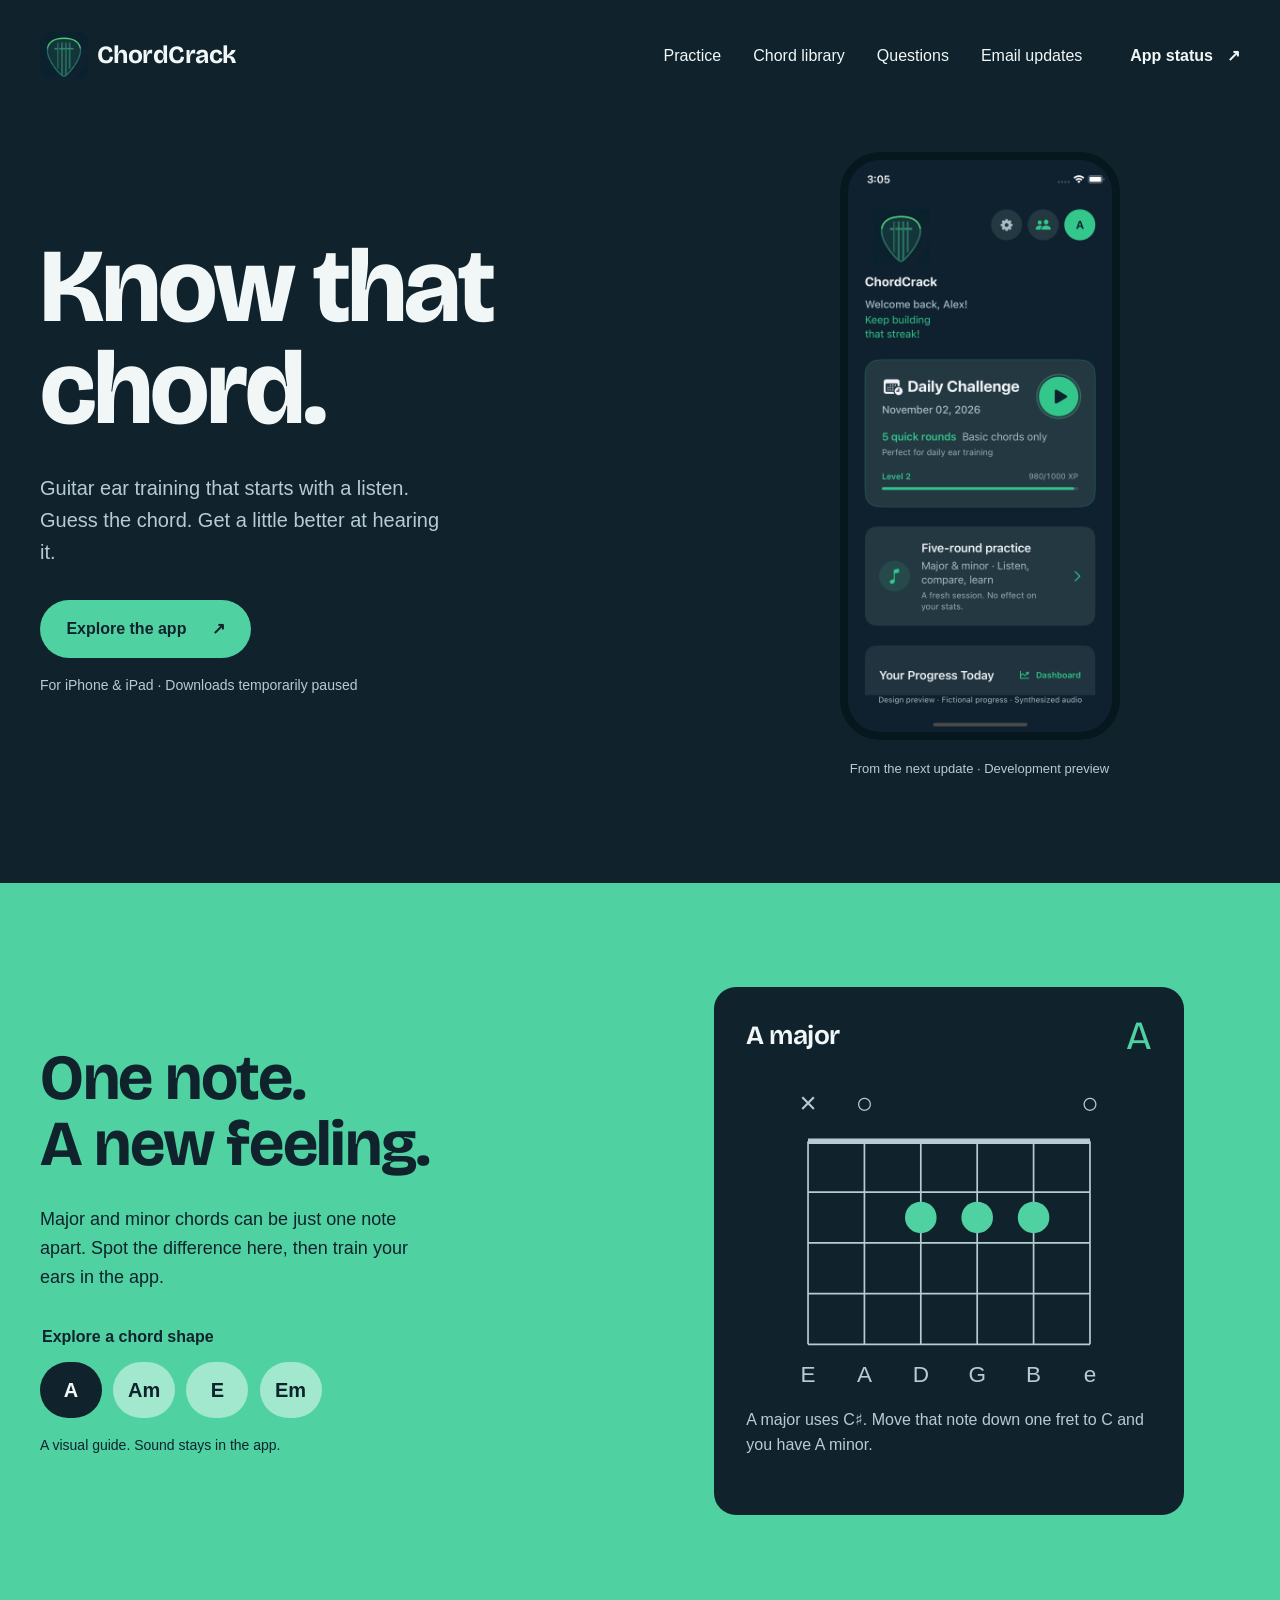
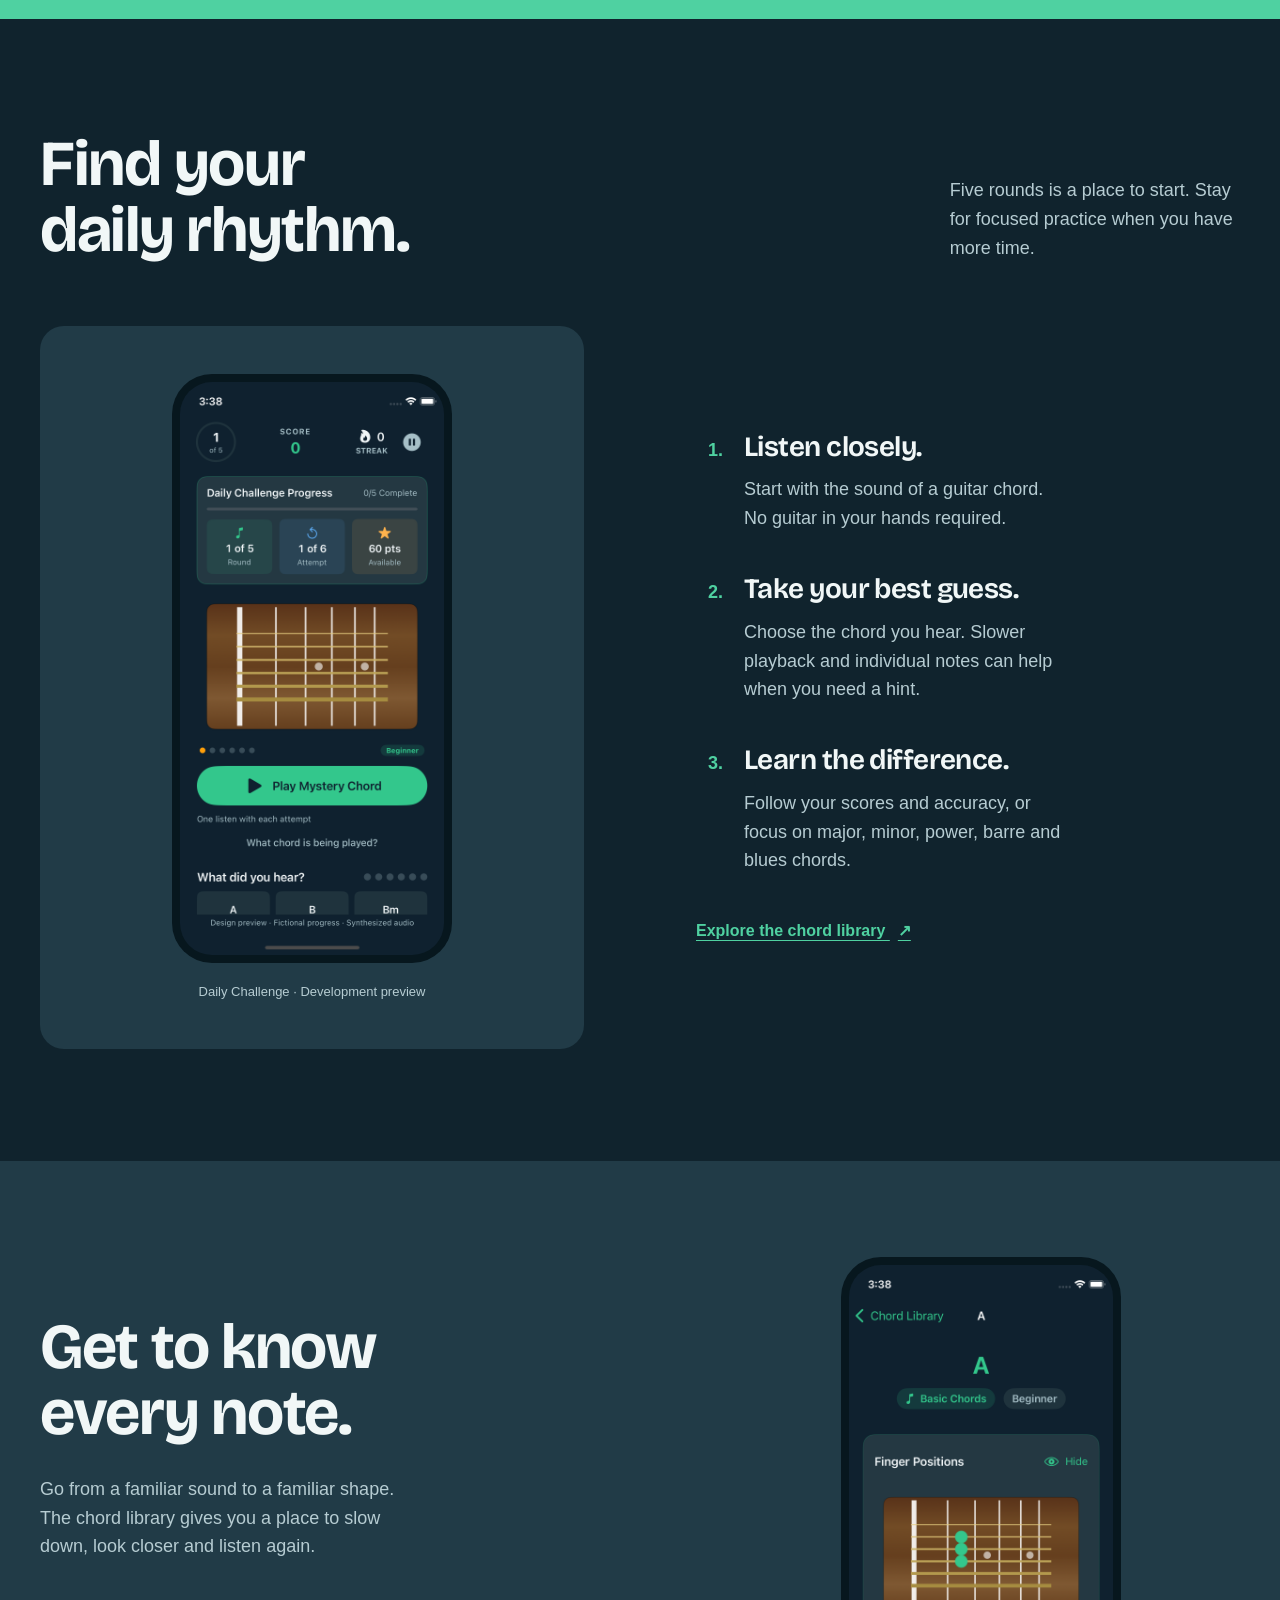
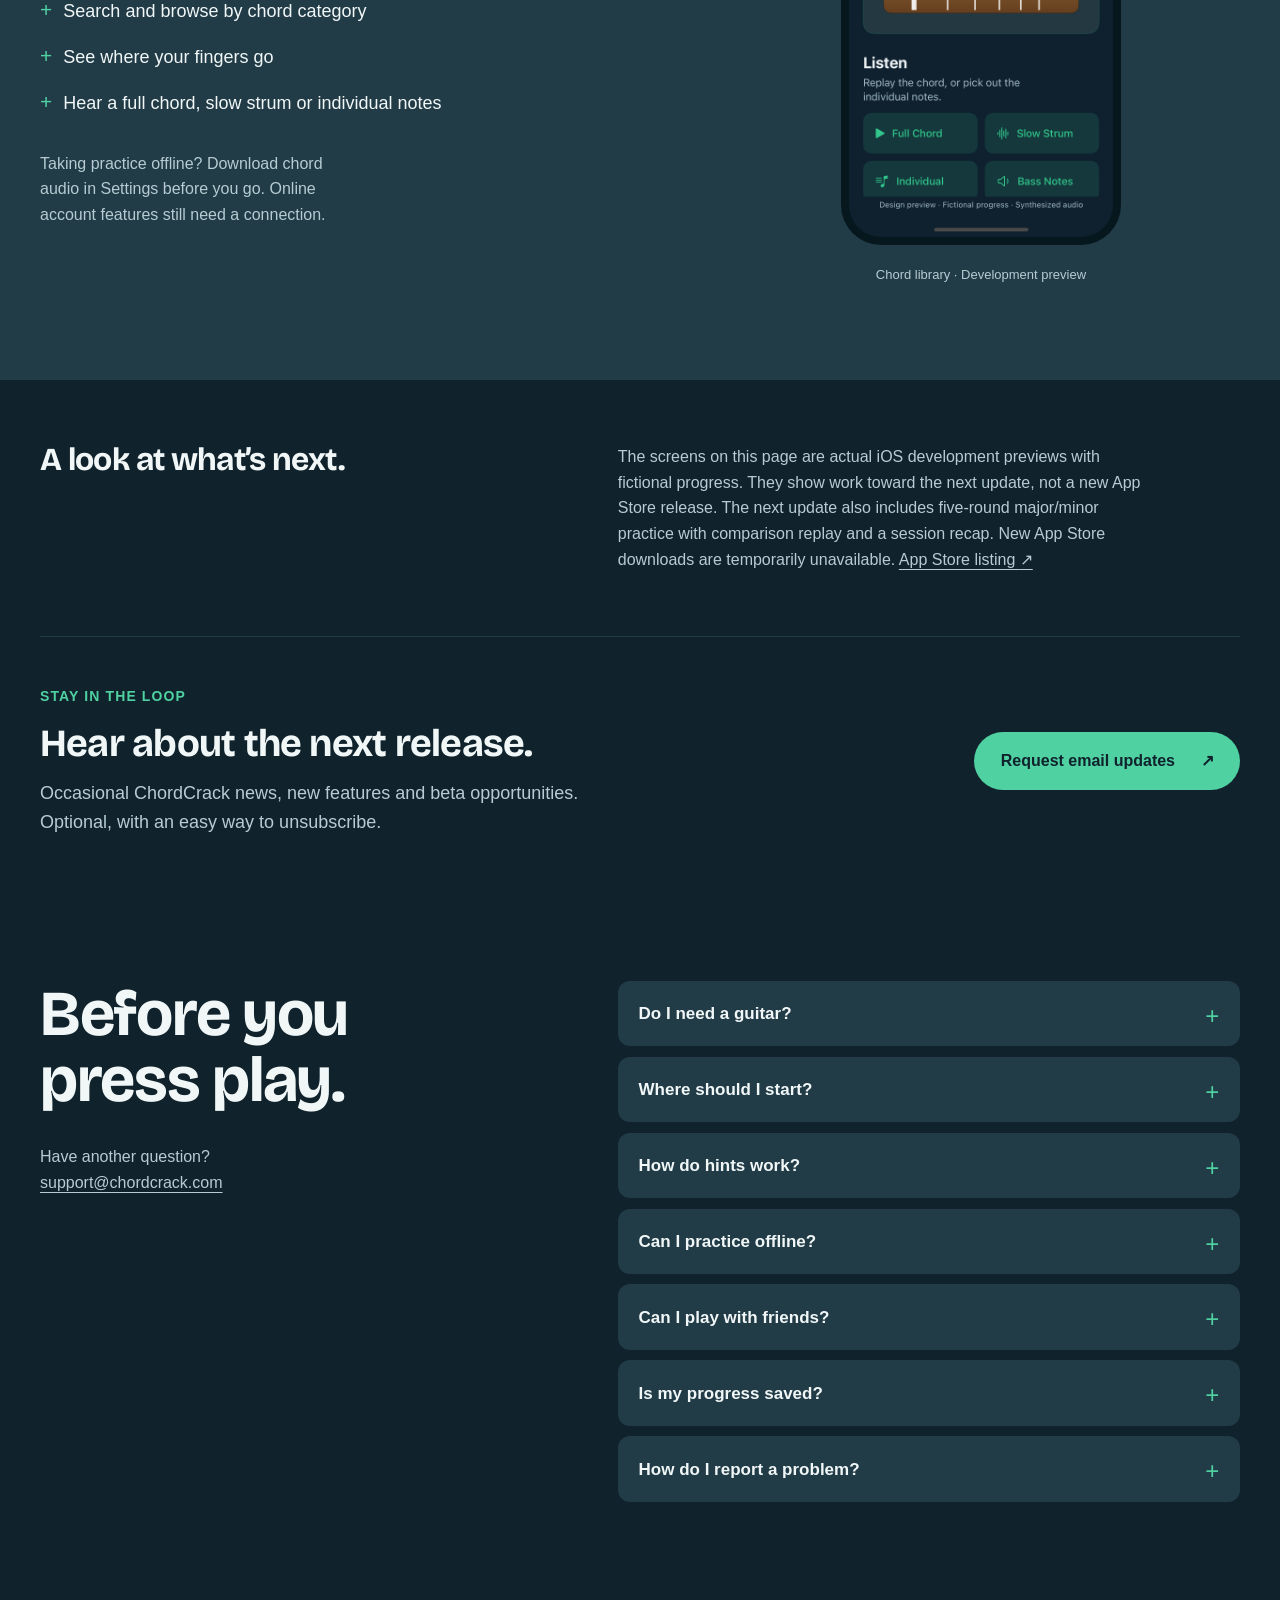
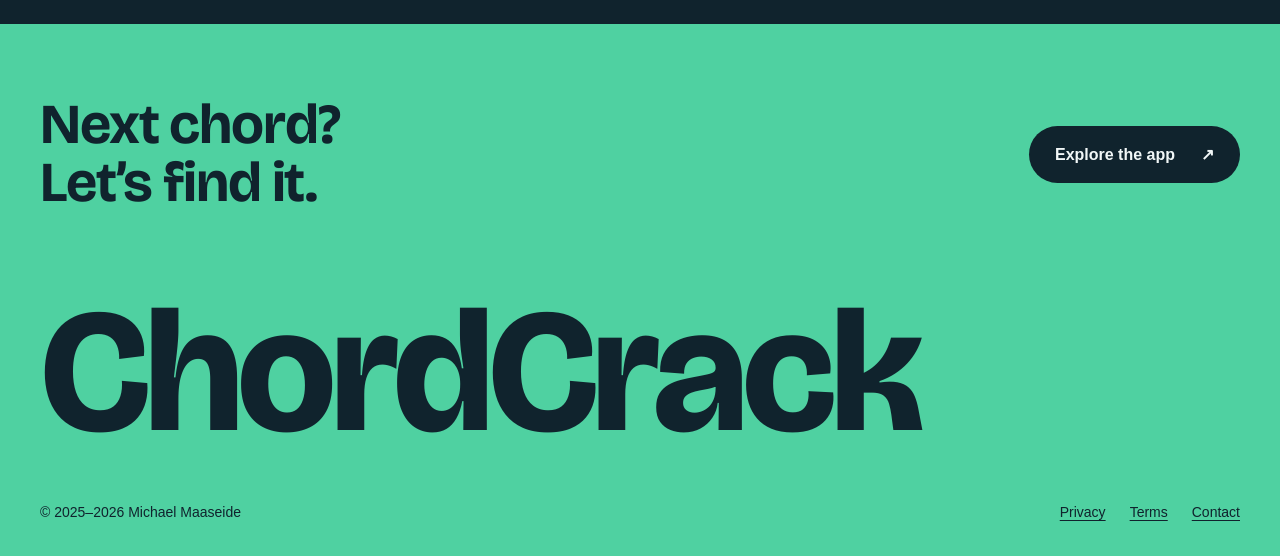
<file: index.html>
<!doctype html>
<html lang="en">
<head>
  <meta charset="utf-8">
  <meta name="viewport" content="width=device-width, initial-scale=1">
  <title>ChordCrack — Know that chord.</title>
  <meta name="description" content="Guitar ear training for iPhone and iPad. Listen, guess and learn with five-round daily challenges, focused practice and a chord reference library.">
  <meta name="apple-itunes-app" content="app-id=6752358083">
  <meta name="theme-color" content="#10232d">
  <link rel="icon" href="favicon.ico">
  <link rel="stylesheet" href="styles.css">
  <link rel="preload" href="fonts/BricolageGrotesque.ttf" as="font" type="font/ttf" crossorigin>
    <!-- Keep existing site analytics off local and review hosts. -->
    <script>
      if (['www.chordcrack.com', 'chordcrack.com'].includes(window.location.hostname)) {
        const analyticsScript = document.createElement('script');
        analyticsScript.async = true;
        analyticsScript.src = 'https://www.googletagmanager.com/gtag/js?id=G-HN6EG2B2XP';
        document.head.appendChild(analyticsScript);
        window.dataLayer = window.dataLayer || [];
        function gtag(){dataLayer.push(arguments);}
        gtag('js', new Date());
        gtag('config', 'G-HN6EG2B2XP');
      }
    </script>

  <script src="site.js" defer></script>
</head>
<body>
  <a class="skip-link" href="#home">Skip to content</a>
  <header class="site-header wrap">
    <a class="brand" href="#home" aria-label="ChordCrack home"><img src="logo.png" width="48" height="48" alt=""><span>ChordCrack</span></a>
    <nav class="desktop-nav" aria-label="Main navigation"><a href="#practice">Practice</a><a href="#library">Chord library</a><a href="#support">Questions</a><a href="updates.html">Email updates</a></nav>
    <a class="header-download" href="#availability">App status <span aria-hidden="true">↗</span></a>
    <details class="mobile-menu"><summary>Menu</summary><nav aria-label="Mobile navigation"><a href="#practice">Practice</a><a href="#library">Chord library</a><a href="#support">Questions</a><a href="updates.html">Email updates</a><a href="#availability">App status</a></nav></details>
  </header>
  <main id="home" tabindex="-1">
    <section class="hero wrap" aria-labelledby="hero-title">
      <div class="hero-copy">
        <h1 id="hero-title">Know that<br>chord.</h1>
        <p>Guitar ear training that starts with a listen.<br class="wide-only"> Guess the chord. Get a little better at hearing it.</p>
        <a class="button" href="#practice">Explore the app <span aria-hidden="true">↗</span></a>
        <p class="availability">For iPhone &amp; iPad · Downloads temporarily paused</p>
      </div>
      <figure class="hero-product">
        <div class="phone"><img src="images/preview-home.png" width="1124" height="2436" fetchpriority="high" alt="ChordCrack development Home: Daily Challenge, five-round practice and fictional progress."></div>
        <figcaption>From the next update · Development preview</figcaption>
      </figure>
    </section>

    <section class="chord-section" id="explore" aria-labelledby="explore-title">
      <div class="wrap chord-layout">
        <div class="chord-copy">
          <h2 id="explore-title">One note.<br>A new feeling.</h2>
          <p>Major and minor chords can be just one note apart. Spot the difference here, then train your ears in the app.</p>
          <fieldset class="chord-choices"><legend>Explore a chord shape</legend>
            <label><input type="radio" name="chord" value="A" checked><span>A</span></label>
            <label><input type="radio" name="chord" value="Am"><span>Am</span></label>
            <label><input type="radio" name="chord" value="E"><span>E</span></label>
            <label><input type="radio" name="chord" value="Em"><span>Em</span></label>
          </fieldset>
          <p class="explorer-note">A visual guide. Sound stays in the app.</p>
          <noscript><p>The A major shape is shown. Enable JavaScript to compare the other shapes.</p></noscript>
        </div>
        <div class="chord-visual" data-ui>
          <div class="diagram-top"><h3 id="chord-name">A major</h3><span id="chord-symbol" aria-hidden="true">A</span></div>
          <svg class="chord-diagram" viewBox="0 0 360 290" role="img" aria-labelledby="diagram-title diagram-desc">
            <title id="diagram-title">A major chord diagram</title><desc id="diagram-desc">From low E to high E: mute, open, fret 2, fret 2, fret 2, open.</desc>
            <g class="frets"><path d="M55 65H305 M55 110H305 M55 155H305 M55 200H305 M55 245H305"/><path class="nut" d="M55 65H305"/></g>
            <g class="strings"><path d="M55 65V245 M105 65V245 M155 65V245 M205 65V245 M255 65V245 M305 65V245"/></g>
            <g class="open-notes" aria-hidden="true"><text x="55" y="40" id="string-0">×</text><text x="105" y="40" id="string-1">○</text><text x="155" y="40" id="string-2"></text><text x="205" y="40" id="string-3"></text><text x="255" y="40" id="string-4"></text><text x="305" y="40" id="string-5">○</text></g>
            <g class="finger-dots"><circle id="dot-0" cx="55" cy="87.5" r="14" opacity="0"/><circle id="dot-1" cx="105" cy="87.5" r="14" opacity="0"/><circle id="dot-2" cx="155" cy="132.5" r="14"/><circle id="dot-3" cx="205" cy="132.5" r="14"/><circle id="dot-4" cx="255" cy="132.5" r="14"/><circle id="dot-5" cx="305" cy="87.5" r="14" opacity="0"/></g>
            <g class="string-labels" aria-hidden="true"><text x="55" y="278">E</text><text x="105" y="278">A</text><text x="155" y="278">D</text><text x="205" y="278">G</text><text x="255" y="278">B</text><text x="305" y="278">e</text></g>
          </svg>
          <p id="chord-description" class="chord-description" aria-live="polite" aria-atomic="true">A major uses C♯. Move that note down one fret to C and you have A minor.</p>
        </div>
      </div>
    </section>

    <section class="practice-section wrap" id="practice" aria-labelledby="practice-title">
      <div class="practice-intro"><h2 id="practice-title">Find your<br>daily rhythm.</h2><p>Five rounds is a place to start. Stay for focused practice when you have more time.</p></div>
      <div class="practice-layout">
        <figure class="practice-product"><div class="phone"><img src="images/preview-daily.png" width="1124" height="2436" loading="lazy" decoding="async" alt="Daily Challenge development screen with a Listen control, answer choices, score and round progress."></div><figcaption>Daily Challenge · Development preview</figcaption></figure>
        <div class="practice-details">
          <ol class="practice-steps"><li><h3>Listen closely.</h3><p>Start with the sound of a guitar chord. No guitar in your hands required.</p></li><li><h3>Take your best guess.</h3><p>Choose the chord you hear. Slower playback and individual notes can help when you need a hint.</p></li><li><h3>Learn the difference.</h3><p>Follow your scores and accuracy, or focus on major, minor, power, barre and blues chords.</p></li></ol>
          <a class="text-link" href="#library">Explore the chord library <span aria-hidden="true">↗</span></a>
        </div>
      </div>
    </section>

    <section class="library-section" id="library" aria-labelledby="library-title">
      <div class="wrap library-layout">
        <div class="library-copy"><h2 id="library-title">Get to know<br>every note.</h2><p>Go from a familiar sound to a familiar shape. The chord library gives you a place to slow down, look closer and listen again.</p><ul class="library-list"><li>Search and browse by chord category</li><li>See where your fingers go</li><li>Hear a full chord, slow strum or individual notes</li></ul><p class="offline-note">Taking practice offline? Download chord audio in Settings before you go. Online account features still need a connection.</p></div>
        <figure class="library-product"><div class="phone"><img src="images/preview-chord.png" width="1124" height="2436" loading="lazy" decoding="async" alt="Development chord library showing the A major finger positions and reference listening controls."></div><figcaption>Chord library · Development preview</figcaption></figure>
      </div>
    </section>

    <section class="preview-note-section wrap" id="availability" aria-labelledby="preview-title"><h2 id="preview-title">A look at what’s next.</h2><p>The screens on this page are actual iOS development previews with fictional progress. They show work toward the next update, not a new App Store release. The next update also includes five-round major/minor practice with comparison replay and a session recap. New App Store downloads are temporarily unavailable. <a href="https://apps.apple.com/us/app/chordcrack/id6752358083">App Store listing <span aria-hidden="true">↗</span></a></p></section>

    <section class="updates-banner wrap" aria-labelledby="updates-title">
      <div><p class="eyebrow">Stay in the loop</p><h2 id="updates-title">Hear about the next release.</h2><p>Occasional ChordCrack news, new features and beta opportunities. Optional, with an easy way to unsubscribe.</p></div>
      <a class="button" href="updates.html">Request email updates <span aria-hidden="true">↗</span></a>
    </section>

    <section class="support-section wrap" id="support" aria-labelledby="support-title">
      <div class="support-heading"><h2 id="support-title">Before you<br>press play.</h2><p>Have another question?<br><a href="mailto:support@chordcrack.com">support@chordcrack.com</a></p></div>
      <div class="faq">
        <details><summary>Do I need a guitar?</summary><p>No. ChordCrack trains chord recognition by sound. Your iPhone or iPad is all you need; headphones can help you hear the details.</p></details>
        <details><summary>Where should I start?</summary><p>Try a five-round Daily Challenge with basic chords. Choose focused practice when you want more time with major, minor, power, barre or blues chords. First-session tips explain listening, hints and scoring, and you can revisit the tutorial in Settings.</p></details>
        <details><summary>How do hints work?</summary><p>Hints reveal more of the chord through slower playback, individual string sounds and finger positions. Hints cost points, and you can use them when you need a hand. Pause, resume, restart or quit a session from the pause menu.</p></details>
        <details><summary>Can I practice offline?</summary><p>Download chord audio in Settings while connected and let the download finish before going offline. Cached audio supports practice. Sign-in, friends, leaderboards and cloud updates require internet access.</p></details>
        <details><summary>Can I play with friends?</summary><p>Add friends by username and compare stats they choose to share. Leaderboard visibility is a separate privacy choice. Practice is individual: there are no live head-to-head matches or shared lobbies.</p></details>
        <details><summary>Is my progress saved?</summary><p>Practice progress is saved locally, and account features support online stats. Review your scores and accuracy in the app. Online updates require a connection.</p></details>
        <details><summary>How do I report a problem?</summary><p>Email <a href="mailto:support@chordcrack.com">support@chordcrack.com</a> with your device type, app version and what happened. Settings includes sound, downloaded audio and privacy controls. See our <a href="privacy.html">Privacy Policy</a> for details.</p></details>
      </div>
    </section>

    <footer class="site-footer"><div class="wrap"><div class="footer-top"><h2>Next chord?<br>Let’s find it.</h2><a class="button button-dark" href="#practice">Explore the app <span aria-hidden="true">↗</span></a></div><a class="footer-wordmark" href="#home" aria-label="ChordCrack, back to top">ChordCrack</a><div class="footer-bottom"><p>© 2025–2026 Michael Maaseide</p><nav aria-label="Legal and contact"><a href="privacy.html">Privacy</a><a href="terms.html">Terms</a><a href="mailto:support@chordcrack.com">Contact</a></nav></div></div></footer>
  </main>
</body>
</html>
</file>
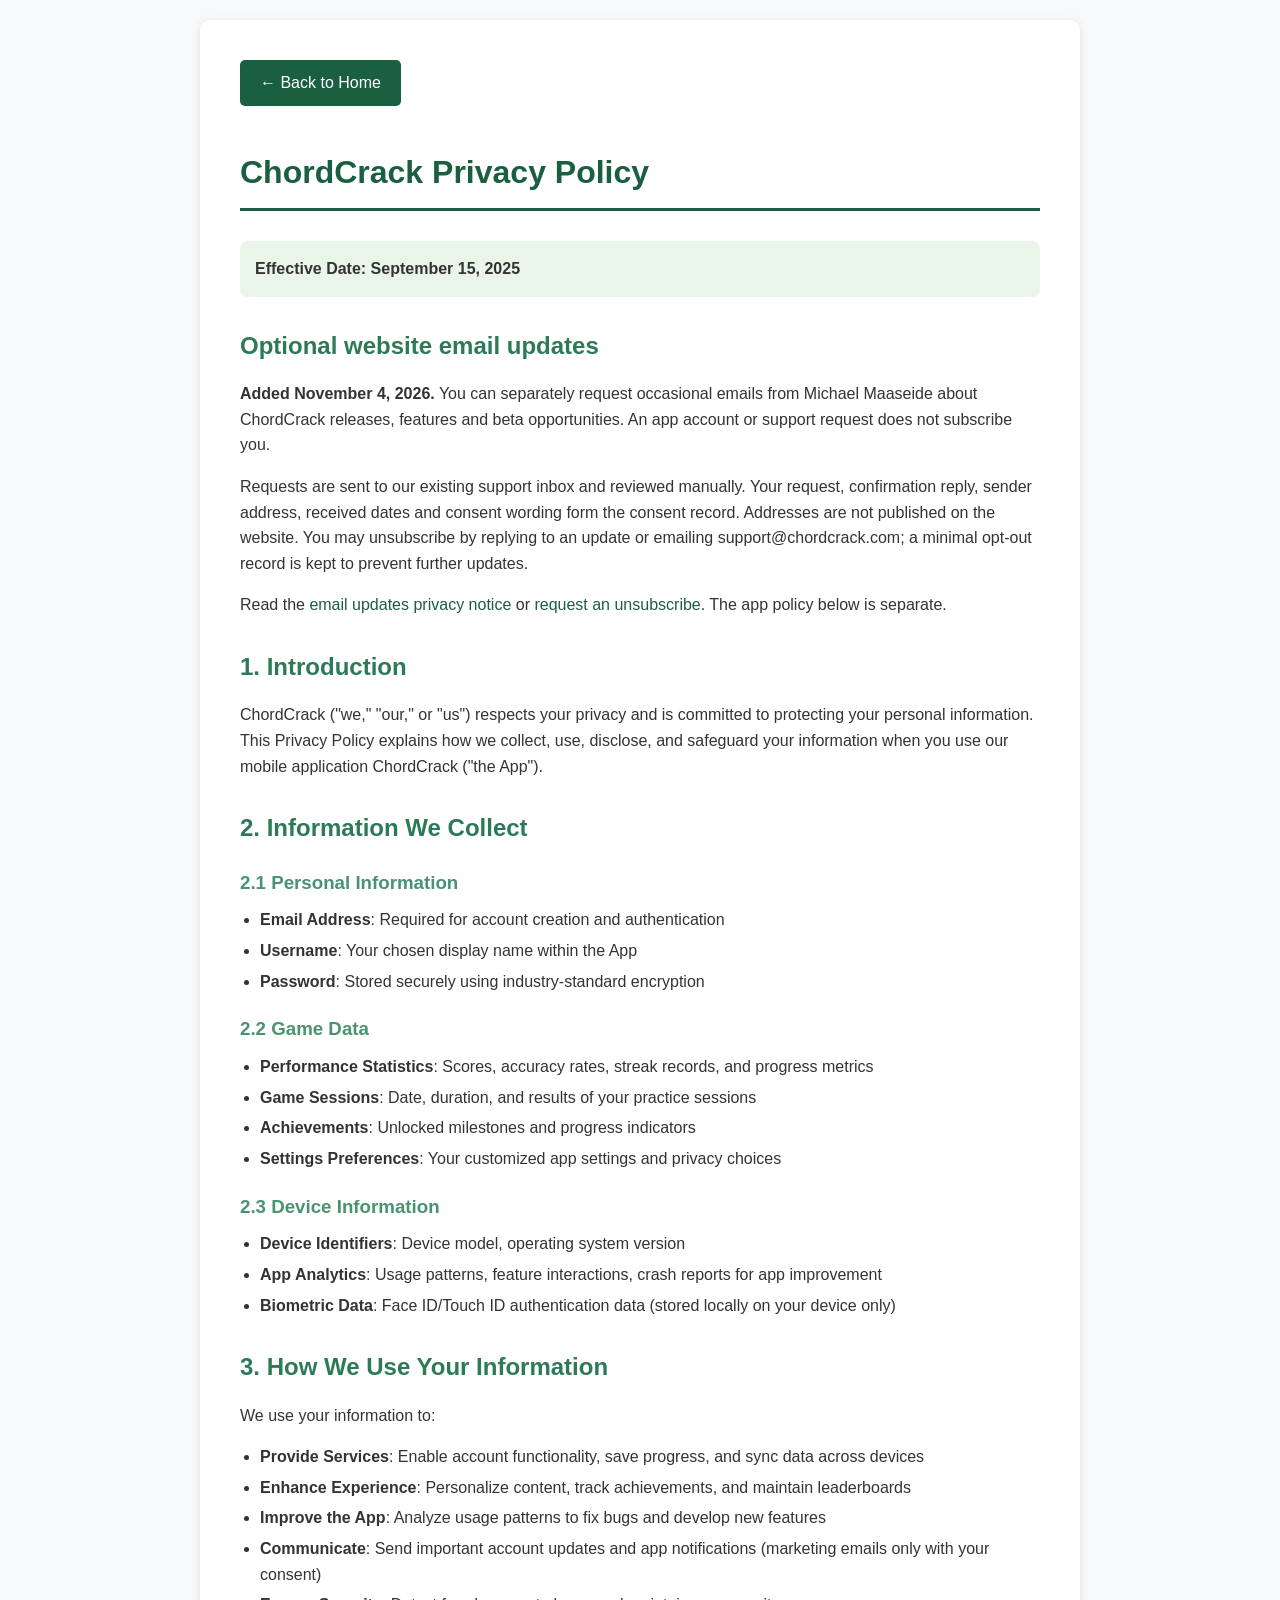
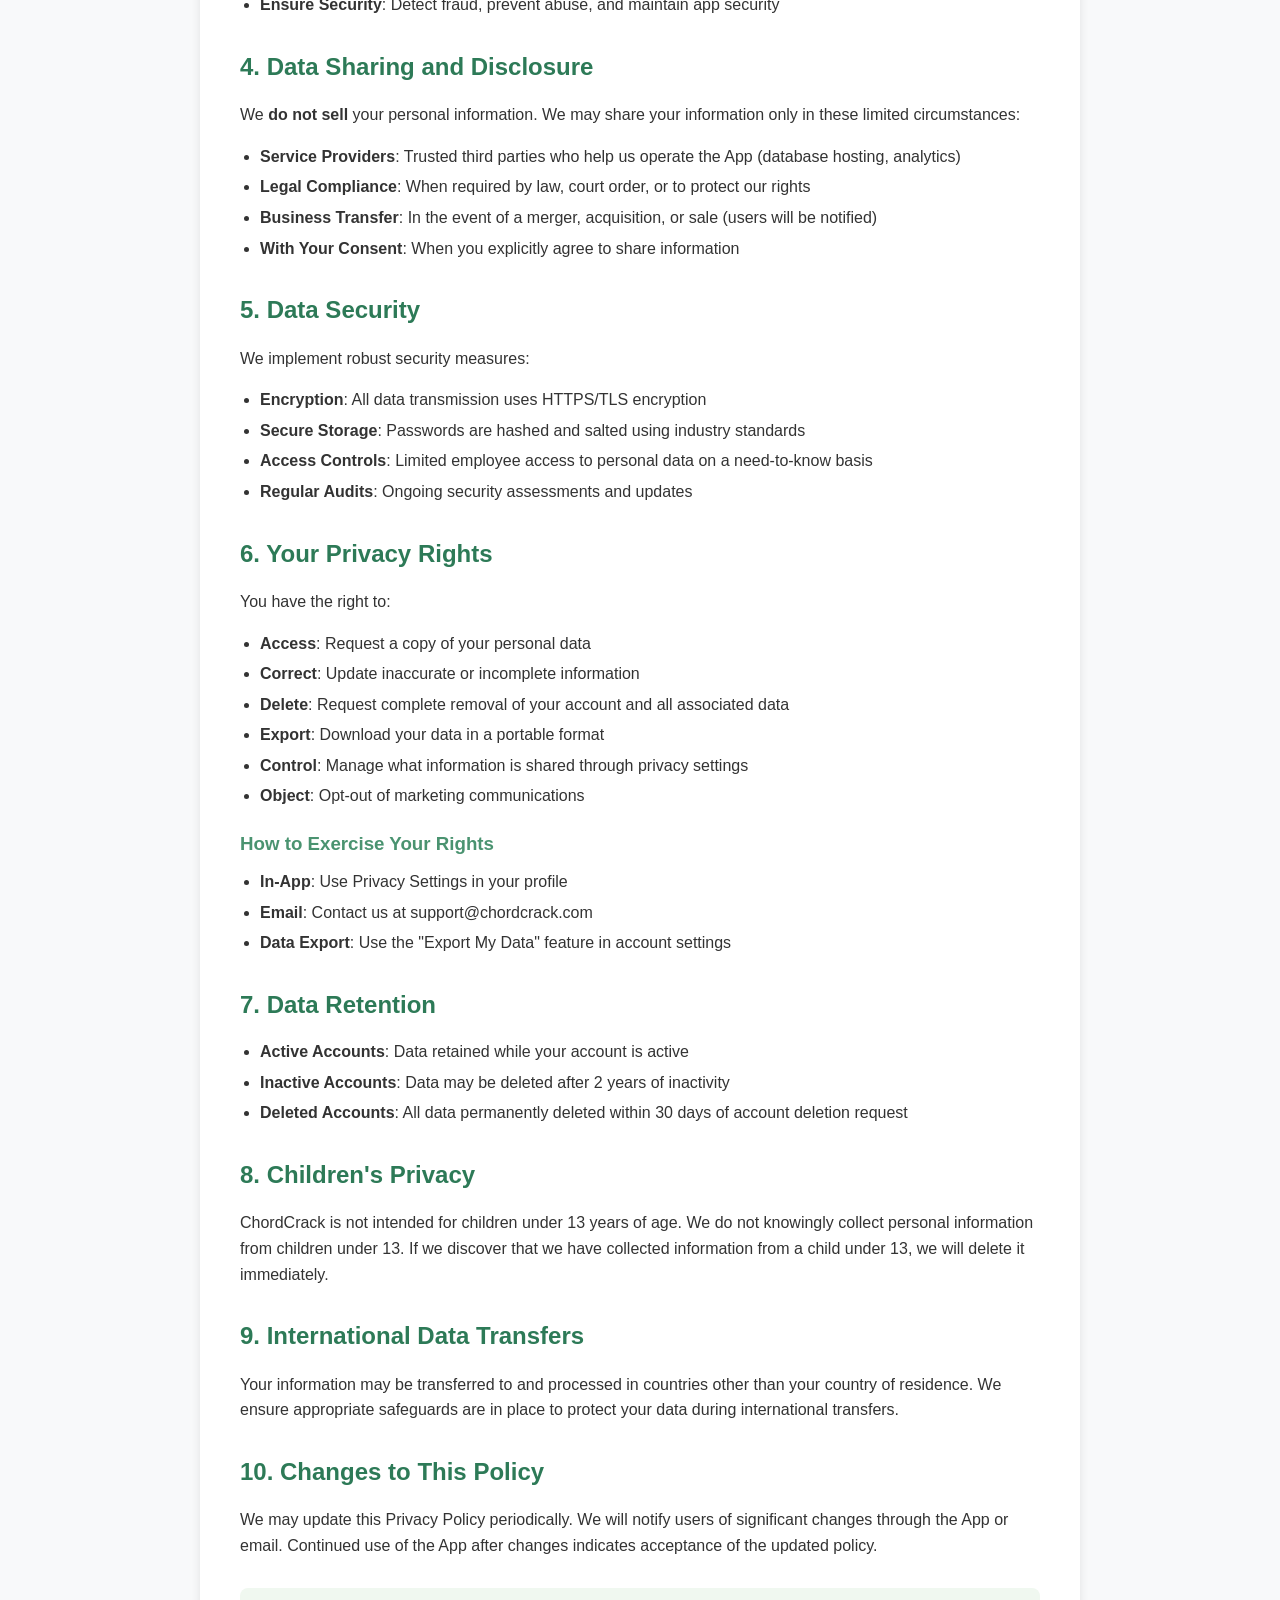
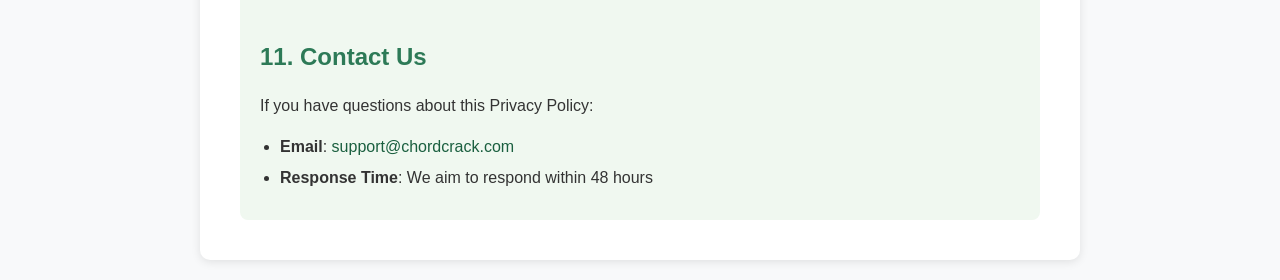
<file: privacy.html>
<!DOCTYPE html>
<html lang="en">
<head>
    <meta charset="UTF-8">
    <meta name="viewport" content="width=device-width, initial-scale=1.0">
    <title>ChordCrack - Privacy Policy</title>
    <style>
        body {
            font-family: -apple-system, BlinkMacSystemFont, 'Segoe UI', Roboto, sans-serif;
            line-height: 1.6;
            margin: 0;
            padding: 20px;
            background-color: #f8f9fa;
            color: #333;
        }
        .container {
            max-width: 800px;
            margin: 0 auto;
            background: white;
            padding: 40px;
            border-radius: 10px;
            box-shadow: 0 2px 10px rgba(0,0,0,0.1);
        }
        h1 {
            color: #1a5f3f;
            border-bottom: 3px solid #1a5f3f;
            padding-bottom: 10px;
            margin-bottom: 30px;
        }
        h2 {
            color: #2d7a57;
            margin-top: 30px;
            margin-bottom: 15px;
        }
        h3 {
            color: #4a9370;
            margin-top: 20px;
            margin-bottom: 10px;
        }
        .effective-date {
            background-color: #e8f5e8;
            padding: 15px;
            border-radius: 8px;
            margin-bottom: 30px;
            font-weight: 600;
        }
        ul {
            margin: 10px 0;
            padding-left: 20px;
        }
        li {
            margin: 5px 0;
        }
        .contact-info {
            background-color: #f0f8f0;
            padding: 20px;
            border-radius: 8px;
            margin-top: 30px;
        }
        a {
            color: #1a5f3f;
            text-decoration: none;
        }
        a:hover {
            text-decoration: underline;
        }
        .back-link {
            display: inline-block;
            margin-bottom: 20px;
            padding: 10px 20px;
            background: #1a5f3f;
            color: white;
            border-radius: 5px;
            text-decoration: none;
        }
        .back-link:hover {
            background: #2d7a57;
            text-decoration: none;
        }
    </style>
</head>
<body>
    <div class="container">
        <a href="index.html" class="back-link">← Back to Home</a>
        
        <h1>ChordCrack Privacy Policy</h1>
        
        <div class="effective-date">
            <strong>Effective Date:</strong> September 15, 2025
        </div>

        <section id="email-updates" aria-labelledby="email-updates-title">
            <h2 id="email-updates-title">Optional website email updates</h2>
            <p><strong>Added November 4, 2026.</strong> You can separately request occasional emails from Michael Maaseide about ChordCrack releases, features and beta opportunities. An app account or support request does not subscribe you.</p>
            <p>Requests are sent to our existing support inbox and reviewed manually. Your request, confirmation reply, sender address, received dates and consent wording form the consent record. Addresses are not published on the website. You may unsubscribe by replying to an update or emailing support@chordcrack.com; a minimal opt-out record is kept to prevent further updates.</p>
            <p>Read the <a href="updates.html#privacy">email updates privacy notice</a> or <a href="updates.html#unsubscribe">request an unsubscribe</a>. The app policy below is separate.</p>
        </section>

        <h2>1. Introduction</h2>
        <p>ChordCrack ("we," "our," or "us") respects your privacy and is committed to protecting your personal information. This Privacy Policy explains how we collect, use, disclose, and safeguard your information when you use our mobile application ChordCrack ("the App").</p>

        <h2>2. Information We Collect</h2>

        <h3>2.1 Personal Information</h3>
        <ul>
            <li><strong>Email Address</strong>: Required for account creation and authentication</li>
            <li><strong>Username</strong>: Your chosen display name within the App</li>
            <li><strong>Password</strong>: Stored securely using industry-standard encryption</li>
        </ul>

        <h3>2.2 Game Data</h3>
        <ul>
            <li><strong>Performance Statistics</strong>: Scores, accuracy rates, streak records, and progress metrics</li>
            <li><strong>Game Sessions</strong>: Date, duration, and results of your practice sessions</li>
            <li><strong>Achievements</strong>: Unlocked milestones and progress indicators</li>
            <li><strong>Settings Preferences</strong>: Your customized app settings and privacy choices</li>
        </ul>

        <h3>2.3 Device Information</h3>
        <ul>
            <li><strong>Device Identifiers</strong>: Device model, operating system version</li>
            <li><strong>App Analytics</strong>: Usage patterns, feature interactions, crash reports for app improvement</li>
            <li><strong>Biometric Data</strong>: Face ID/Touch ID authentication data (stored locally on your device only)</li>
        </ul>

        <h2>3. How We Use Your Information</h2>
        <p>We use your information to:</p>
        <ul>
            <li><strong>Provide Services</strong>: Enable account functionality, save progress, and sync data across devices</li>
            <li><strong>Enhance Experience</strong>: Personalize content, track achievements, and maintain leaderboards</li>
            <li><strong>Improve the App</strong>: Analyze usage patterns to fix bugs and develop new features</li>
            <li><strong>Communicate</strong>: Send important account updates and app notifications (marketing emails only with your consent)</li>
            <li><strong>Ensure Security</strong>: Detect fraud, prevent abuse, and maintain app security</li>
        </ul>

        <h2>4. Data Sharing and Disclosure</h2>
        <p>We <strong>do not sell</strong> your personal information. We may share your information only in these limited circumstances:</p>
        <ul>
            <li><strong>Service Providers</strong>: Trusted third parties who help us operate the App (database hosting, analytics)</li>
            <li><strong>Legal Compliance</strong>: When required by law, court order, or to protect our rights</li>
            <li><strong>Business Transfer</strong>: In the event of a merger, acquisition, or sale (users will be notified)</li>
            <li><strong>With Your Consent</strong>: When you explicitly agree to share information</li>
        </ul>

        <h2>5. Data Security</h2>
        <p>We implement robust security measures:</p>
        <ul>
            <li><strong>Encryption</strong>: All data transmission uses HTTPS/TLS encryption</li>
            <li><strong>Secure Storage</strong>: Passwords are hashed and salted using industry standards</li>
            <li><strong>Access Controls</strong>: Limited employee access to personal data on a need-to-know basis</li>
            <li><strong>Regular Audits</strong>: Ongoing security assessments and updates</li>
        </ul>

        <h2>6. Your Privacy Rights</h2>
        <p>You have the right to:</p>
        <ul>
            <li><strong>Access</strong>: Request a copy of your personal data</li>
            <li><strong>Correct</strong>: Update inaccurate or incomplete information</li>
            <li><strong>Delete</strong>: Request complete removal of your account and all associated data</li>
            <li><strong>Export</strong>: Download your data in a portable format</li>
            <li><strong>Control</strong>: Manage what information is shared through privacy settings</li>
            <li><strong>Object</strong>: Opt-out of marketing communications</li>
        </ul>

        <h3>How to Exercise Your Rights</h3>
        <ul>
            <li><strong>In-App</strong>: Use Privacy Settings in your profile</li>
            <li><strong>Email</strong>: Contact us at support@chordcrack.com</li>
            <li><strong>Data Export</strong>: Use the "Export My Data" feature in account settings</li>
        </ul>

        <h2>7. Data Retention</h2>
        <ul>
            <li><strong>Active Accounts</strong>: Data retained while your account is active</li>
            <li><strong>Inactive Accounts</strong>: Data may be deleted after 2 years of inactivity</li>
            <li><strong>Deleted Accounts</strong>: All data permanently deleted within 30 days of account deletion request</li>
        </ul>

        <h2>8. Children's Privacy</h2>
        <p>ChordCrack is not intended for children under 13 years of age. We do not knowingly collect personal information from children under 13. If we discover that we have collected information from a child under 13, we will delete it immediately.</p>

        <h2>9. International Data Transfers</h2>
        <p>Your information may be transferred to and processed in countries other than your country of residence. We ensure appropriate safeguards are in place to protect your data during international transfers.</p>

        <h2>10. Changes to This Policy</h2>
        <p>We may update this Privacy Policy periodically. We will notify users of significant changes through the App or email. Continued use of the App after changes indicates acceptance of the updated policy.</p>

        <div class="contact-info">
            <h2>11. Contact Us</h2>
            <p>If you have questions about this Privacy Policy:</p>
            <ul>
                <li><strong>Email</strong>: <a href="mailto:support@chordcrack.com">support@chordcrack.com</a></li>
                <li><strong>Response Time</strong>: We aim to respond within 48 hours</li>
            </ul>
        </div>
    </div>
</body>
</html>
</file>
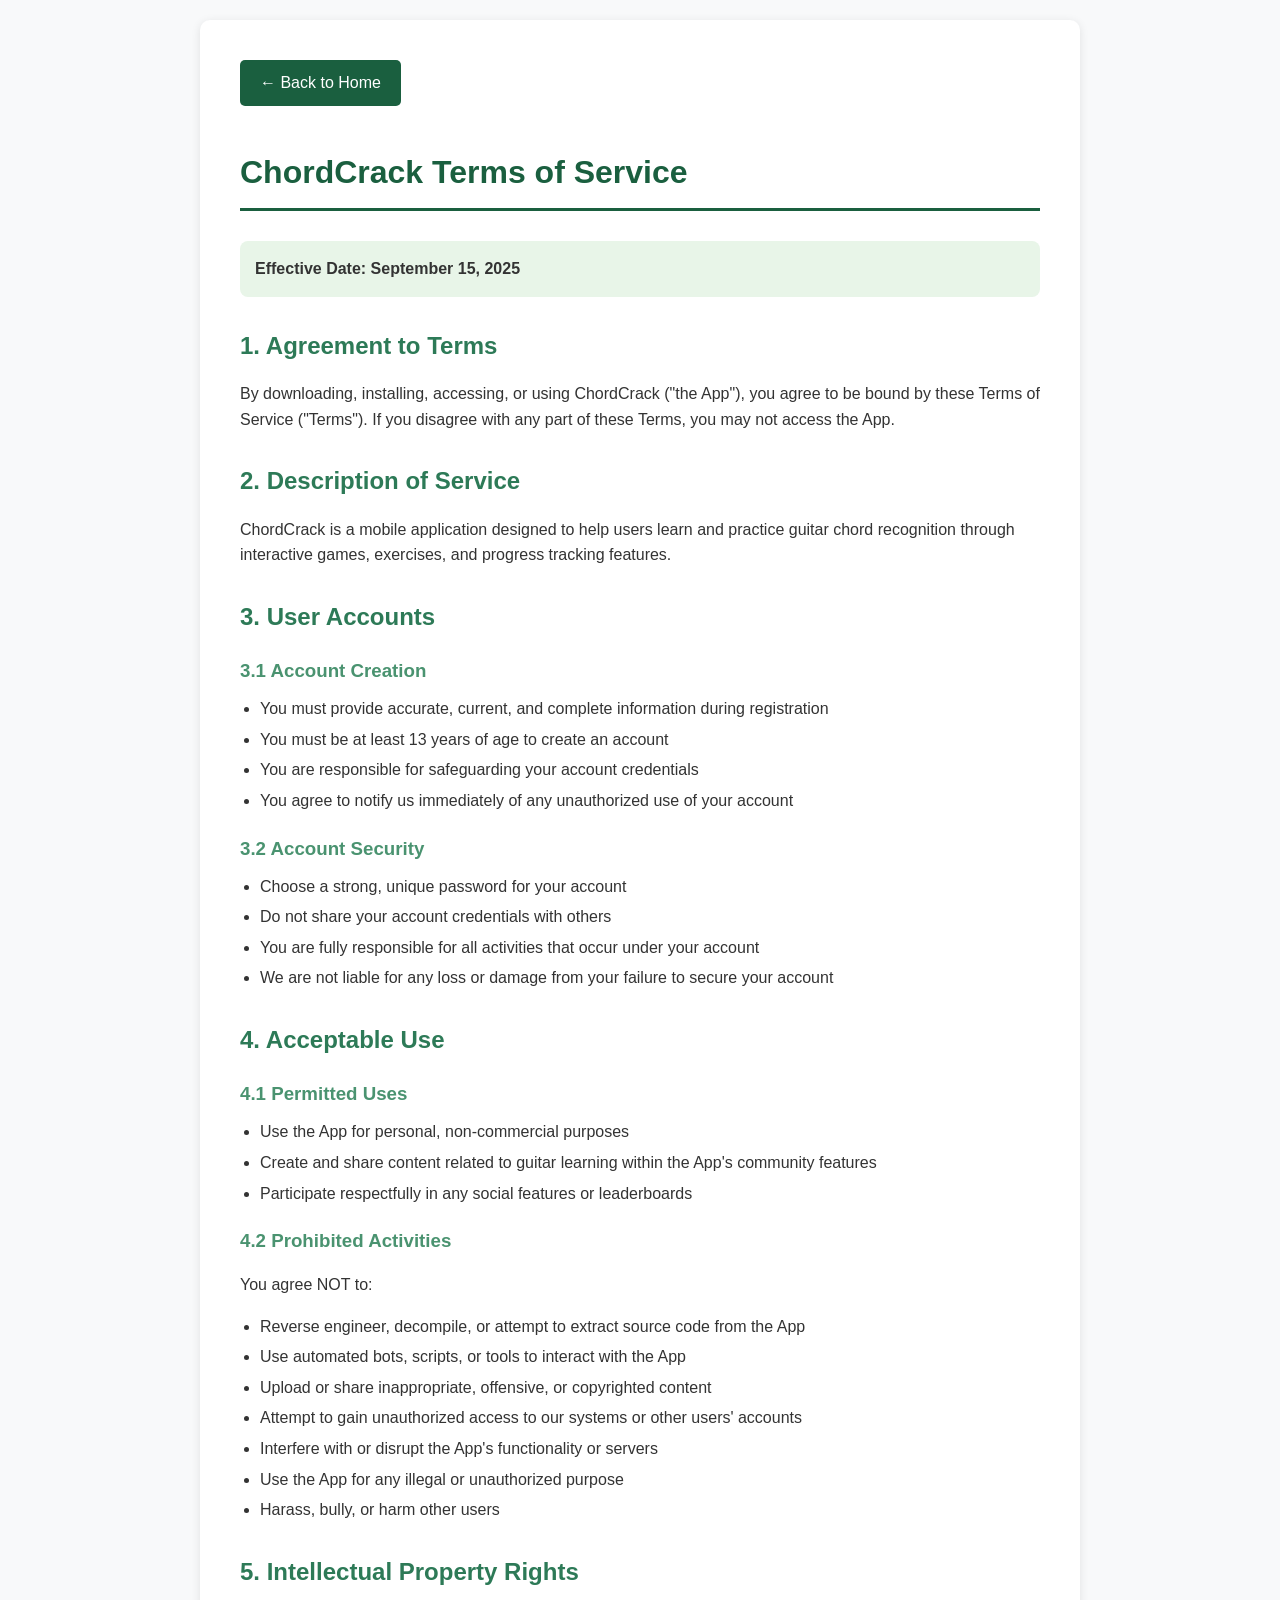
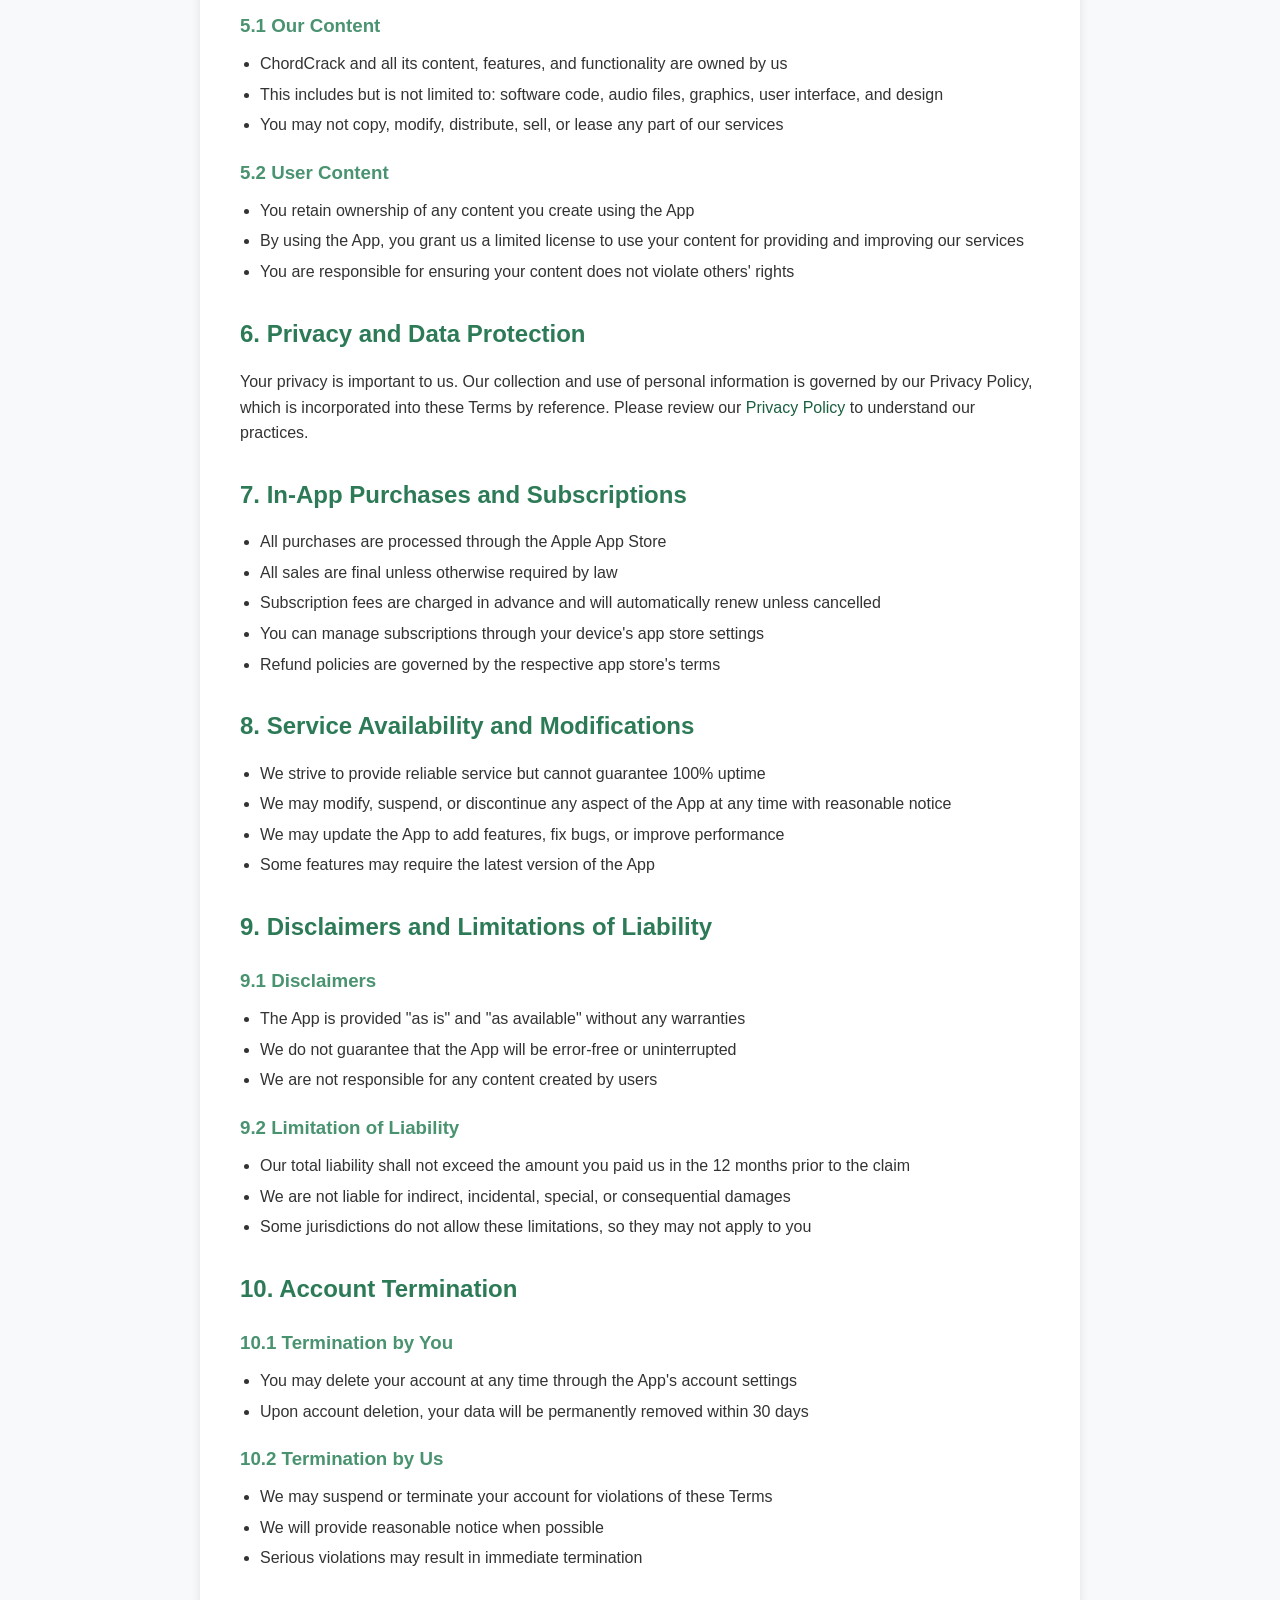
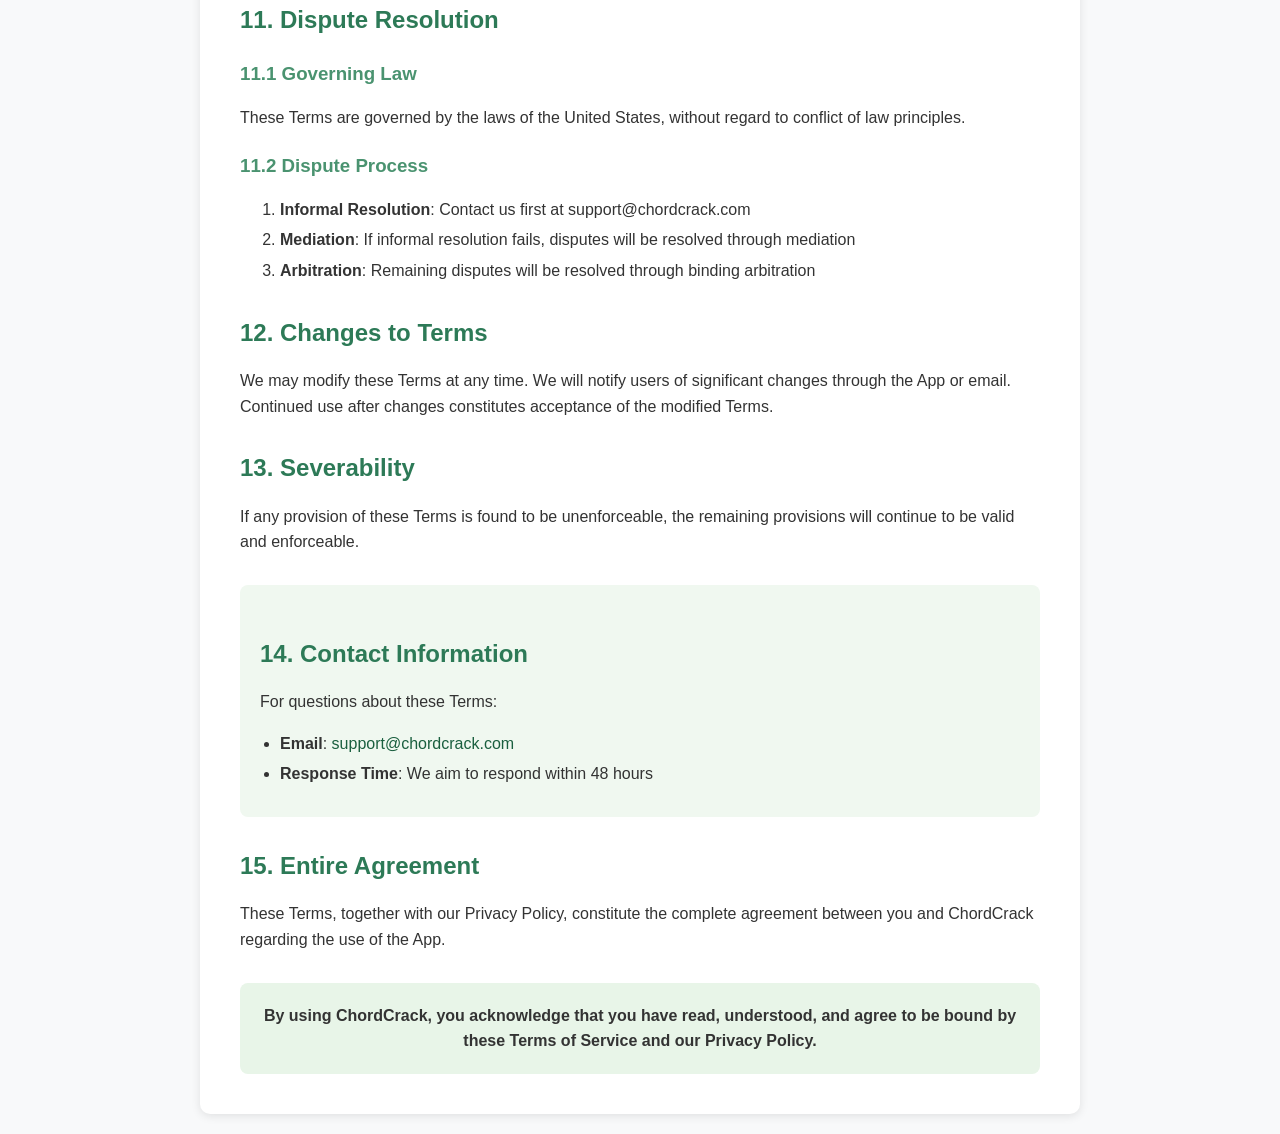
<file: terms.html>
<!DOCTYPE html>
<html lang="en">
<head>
    <meta charset="UTF-8">
    <meta name="viewport" content="width=device-width, initial-scale=1.0">
    <title>ChordCrack - Terms of Service</title>
    <style>
        body {
            font-family: -apple-system, BlinkMacSystemFont, 'Segoe UI', Roboto, sans-serif;
            line-height: 1.6;
            margin: 0;
            padding: 20px;
            background-color: #f8f9fa;
            color: #333;
        }
        .container {
            max-width: 800px;
            margin: 0 auto;
            background: white;
            padding: 40px;
            border-radius: 10px;
            box-shadow: 0 2px 10px rgba(0,0,0,0.1);
        }
        h1 {
            color: #1a5f3f;
            border-bottom: 3px solid #1a5f3f;
            padding-bottom: 10px;
            margin-bottom: 30px;
        }
        h2 {
            color: #2d7a57;
            margin-top: 30px;
            margin-bottom: 15px;
        }
        h3 {
            color: #4a9370;
            margin-top: 20px;
            margin-bottom: 10px;
        }
        .effective-date {
            background-color: #e8f5e8;
            padding: 15px;
            border-radius: 8px;
            margin-bottom: 30px;
            font-weight: 600;
        }
        ul {
            margin: 10px 0;
            padding-left: 20px;
        }
        li {
            margin: 5px 0;
        }
        .contact-info {
            background-color: #f0f8f0;
            padding: 20px;
            border-radius: 8px;
            margin-top: 30px;
        }
        .signature {
            background-color: #e8f5e8;
            padding: 20px;
            border-radius: 8px;
            margin-top: 30px;
            text-align: center;
            font-weight: 600;
        }
        a {
            color: #1a5f3f;
            text-decoration: none;
        }
        a:hover {
            text-decoration: underline;
        }
        .back-link {
            display: inline-block;
            margin-bottom: 20px;
            padding: 10px 20px;
            background: #1a5f3f;
            color: white;
            border-radius: 5px;
            text-decoration: none;
        }
        .back-link:hover {
            background: #2d7a57;
            text-decoration: none;
        }
    </style>
</head>
<body>
    <div class="container">
        <a href="index.html" class="back-link">← Back to Home</a>
        
        <h1>ChordCrack Terms of Service</h1>
        
        <div class="effective-date">
            <strong>Effective Date:</strong> September 15, 2025
        </div>

        <h2>1. Agreement to Terms</h2>
        <p>By downloading, installing, accessing, or using ChordCrack ("the App"), you agree to be bound by these Terms of Service ("Terms"). If you disagree with any part of these Terms, you may not access the App.</p>

        <h2>2. Description of Service</h2>
        <p>ChordCrack is a mobile application designed to help users learn and practice guitar chord recognition through interactive games, exercises, and progress tracking features.</p>

        <h2>3. User Accounts</h2>

        <h3>3.1 Account Creation</h3>
        <ul>
            <li>You must provide accurate, current, and complete information during registration</li>
            <li>You must be at least 13 years of age to create an account</li>
            <li>You are responsible for safeguarding your account credentials</li>
            <li>You agree to notify us immediately of any unauthorized use of your account</li>
        </ul>

        <h3>3.2 Account Security</h3>
        <ul>
            <li>Choose a strong, unique password for your account</li>
            <li>Do not share your account credentials with others</li>
            <li>You are fully responsible for all activities that occur under your account</li>
            <li>We are not liable for any loss or damage from your failure to secure your account</li>
        </ul>

        <h2>4. Acceptable Use</h2>

        <h3>4.1 Permitted Uses</h3>
        <ul>
            <li>Use the App for personal, non-commercial purposes</li>
            <li>Create and share content related to guitar learning within the App's community features</li>
            <li>Participate respectfully in any social features or leaderboards</li>
        </ul>

        <h3>4.2 Prohibited Activities</h3>
        <p>You agree NOT to:</p>
        <ul>
            <li>Reverse engineer, decompile, or attempt to extract source code from the App</li>
            <li>Use automated bots, scripts, or tools to interact with the App</li>
            <li>Upload or share inappropriate, offensive, or copyrighted content</li>
            <li>Attempt to gain unauthorized access to our systems or other users' accounts</li>
            <li>Interfere with or disrupt the App's functionality or servers</li>
            <li>Use the App for any illegal or unauthorized purpose</li>
            <li>Harass, bully, or harm other users</li>
        </ul>

        <h2>5. Intellectual Property Rights</h2>

        <h3>5.1 Our Content</h3>
        <ul>
            <li>ChordCrack and all its content, features, and functionality are owned by us</li>
            <li>This includes but is not limited to: software code, audio files, graphics, user interface, and design</li>
            <li>You may not copy, modify, distribute, sell, or lease any part of our services</li>
        </ul>

        <h3>5.2 User Content</h3>
        <ul>
            <li>You retain ownership of any content you create using the App</li>
            <li>By using the App, you grant us a limited license to use your content for providing and improving our services</li>
            <li>You are responsible for ensuring your content does not violate others' rights</li>
        </ul>

        <h2>6. Privacy and Data Protection</h2>
        <p>Your privacy is important to us. Our collection and use of personal information is governed by our Privacy Policy, which is incorporated into these Terms by reference. Please review our <a href="privacy.html">Privacy Policy</a> to understand our practices.</p>

        <h2>7. In-App Purchases and Subscriptions</h2>
        <ul>
            <li>All purchases are processed through the Apple App Store</li>
            <li>All sales are final unless otherwise required by law</li>
            <li>Subscription fees are charged in advance and will automatically renew unless cancelled</li>
            <li>You can manage subscriptions through your device's app store settings</li>
            <li>Refund policies are governed by the respective app store's terms</li>
        </ul>

        <h2>8. Service Availability and Modifications</h2>
        <ul>
            <li>We strive to provide reliable service but cannot guarantee 100% uptime</li>
            <li>We may modify, suspend, or discontinue any aspect of the App at any time with reasonable notice</li>
            <li>We may update the App to add features, fix bugs, or improve performance</li>
            <li>Some features may require the latest version of the App</li>
        </ul>

        <h2>9. Disclaimers and Limitations of Liability</h2>

        <h3>9.1 Disclaimers</h3>
        <ul>
            <li>The App is provided "as is" and "as available" without any warranties</li>
            <li>We do not guarantee that the App will be error-free or uninterrupted</li>
            <li>We are not responsible for any content created by users</li>
        </ul>

        <h3>9.2 Limitation of Liability</h3>
        <ul>
            <li>Our total liability shall not exceed the amount you paid us in the 12 months prior to the claim</li>
            <li>We are not liable for indirect, incidental, special, or consequential damages</li>
            <li>Some jurisdictions do not allow these limitations, so they may not apply to you</li>
        </ul>

        <h2>10. Account Termination</h2>

        <h3>10.1 Termination by You</h3>
        <ul>
            <li>You may delete your account at any time through the App's account settings</li>
            <li>Upon account deletion, your data will be permanently removed within 30 days</li>
        </ul>

        <h3>10.2 Termination by Us</h3>
        <ul>
            <li>We may suspend or terminate your account for violations of these Terms</li>
            <li>We will provide reasonable notice when possible</li>
            <li>Serious violations may result in immediate termination</li>
        </ul>

        <h2>11. Dispute Resolution</h2>

        <h3>11.1 Governing Law</h3>
        <p>These Terms are governed by the laws of the United States, without regard to conflict of law principles.</p>

        <h3>11.2 Dispute Process</h3>
        <ol>
            <li><strong>Informal Resolution</strong>: Contact us first at support@chordcrack.com</li>
            <li><strong>Mediation</strong>: If informal resolution fails, disputes will be resolved through mediation</li>
            <li><strong>Arbitration</strong>: Remaining disputes will be resolved through binding arbitration</li>
        </ol>

        <h2>12. Changes to Terms</h2>
        <p>We may modify these Terms at any time. We will notify users of significant changes through the App or email. Continued use after changes constitutes acceptance of the modified Terms.</p>

        <h2>13. Severability</h2>
        <p>If any provision of these Terms is found to be unenforceable, the remaining provisions will continue to be valid and enforceable.</p>

        <div class="contact-info">
            <h2>14. Contact Information</h2>
            <p>For questions about these Terms:</p>
            <ul>
                <li><strong>Email</strong>: <a href="mailto:support@chordcrack.com">support@chordcrack.com</a></li>
                <li><strong>Response Time</strong>: We aim to respond within 48 hours</li>
            </ul>
        </div>

        <h2>15. Entire Agreement</h2>
        <p>These Terms, together with our Privacy Policy, constitute the complete agreement between you and ChordCrack regarding the use of the App.</p>

        <div class="signature">
            <strong>By using ChordCrack, you acknowledge that you have read, understood, and agree to be bound by these Terms of Service and our Privacy Policy.</strong>
        </div>
    </div>
</body>
</html>
</file>
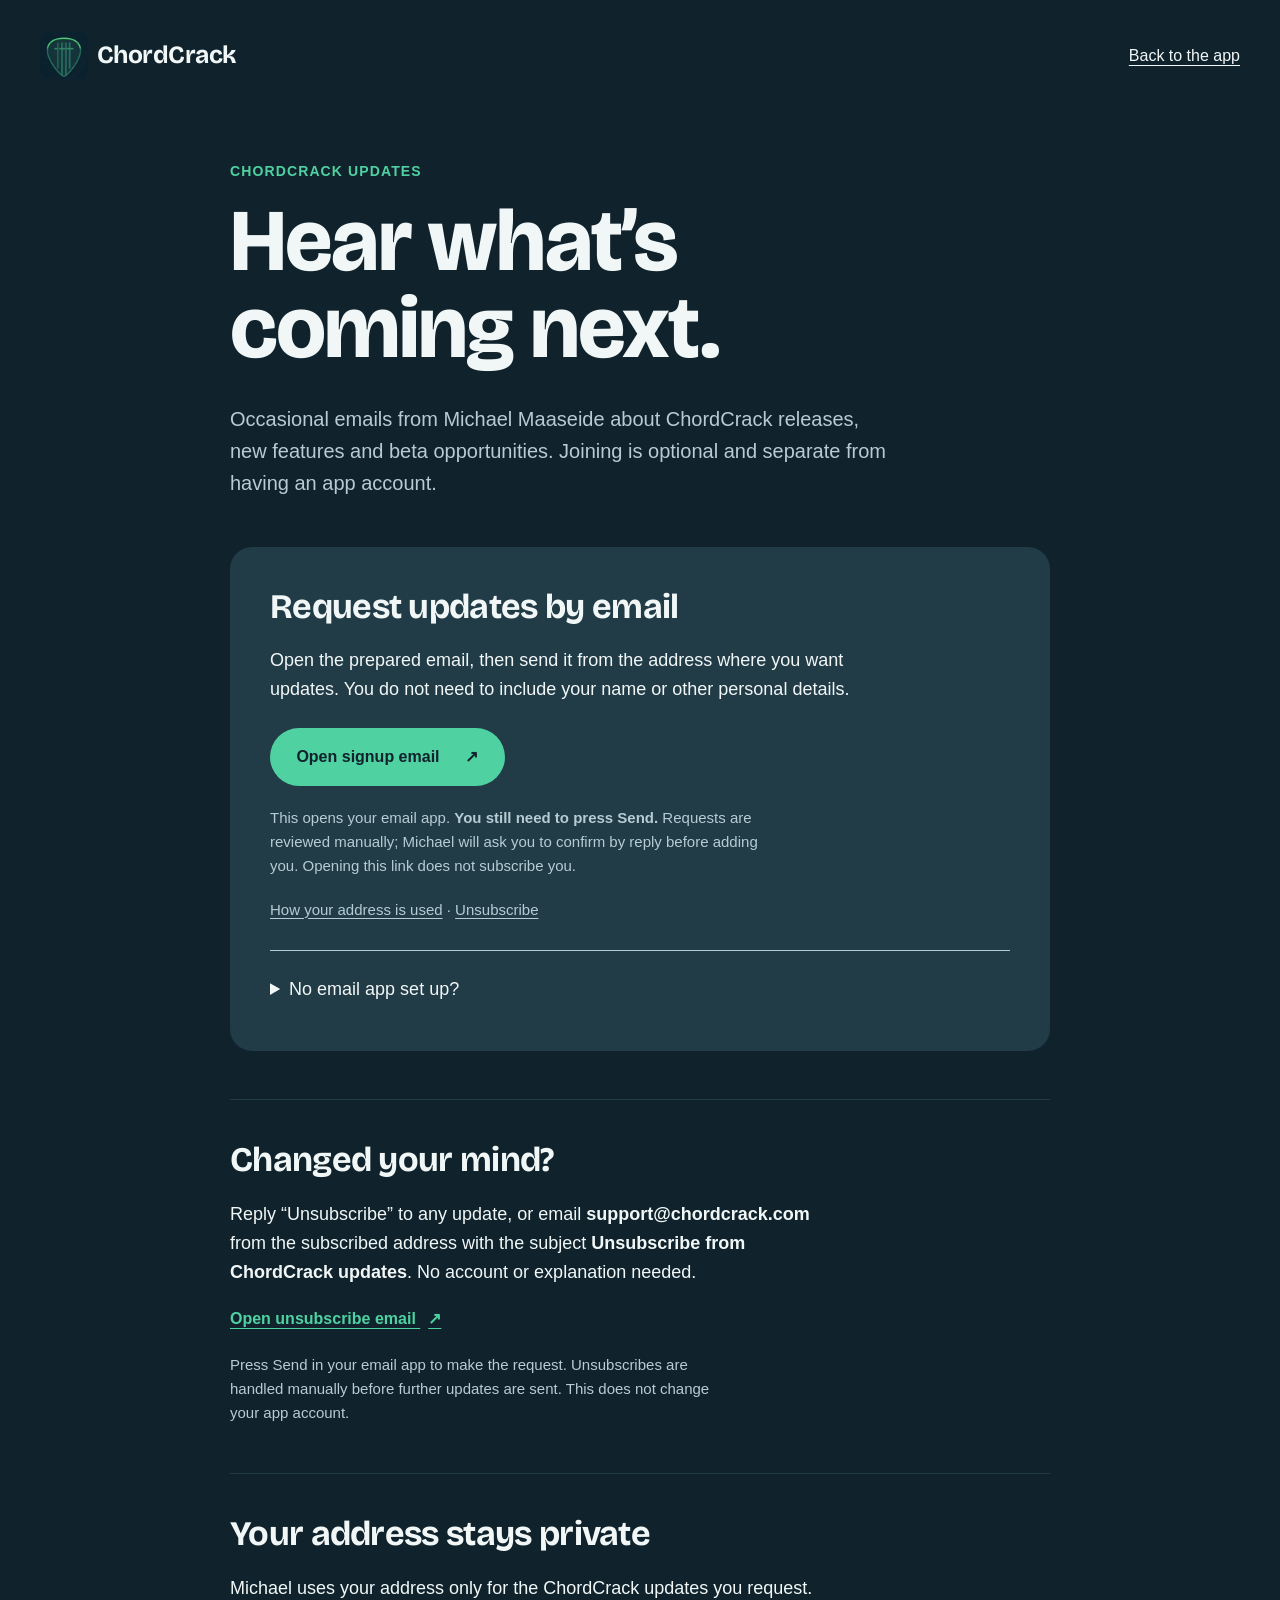
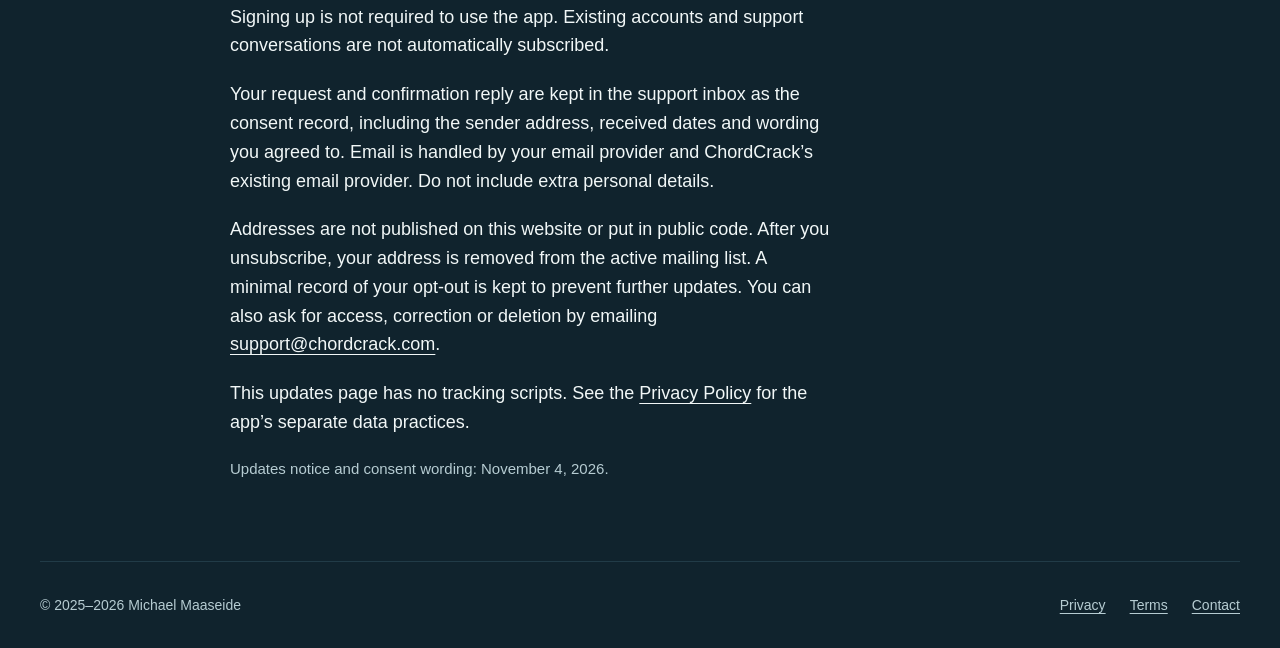
<file: updates.html>
<!doctype html>
<html lang="en">
<head>
  <meta charset="utf-8">
  <meta name="viewport" content="width=device-width, initial-scale=1">
  <meta name="referrer" content="no-referrer">
  <meta name="theme-color" content="#10232d">
  <meta name="description" content="Request occasional ChordCrack release, feature and beta updates by email, or unsubscribe.">
  <title>Email updates — ChordCrack</title>
  <link rel="icon" href="favicon.ico">
  <link rel="stylesheet" href="styles.css">
</head>
<body>
  <a class="skip-link" href="#updates">Skip to content</a>
  <header class="site-header wrap">
    <a class="brand" href="index.html" aria-label="ChordCrack home"><img src="logo.png" width="48" height="48" alt=""><span>ChordCrack</span></a>
    <a class="updates-back" href="index.html">Back to the app</a>
  </header>
  <main class="updates-page wrap" id="updates" tabindex="-1">
    <p class="eyebrow">ChordCrack updates</p>
    <h1>Hear what’s<br>coming next.</h1>
    <p class="updates-intro">Occasional emails from Michael Maaseide about ChordCrack releases, new features and beta opportunities. Joining is optional and separate from having an app account.</p>
    <section class="updates-request" aria-labelledby="request-title">
      <h2 id="request-title">Request updates by email</h2>
      <p>Open the prepared email, then send it from the address where you want updates. You do not need to include your name or other personal details.</p>
      <a class="button" id="subscribe-email" href="mailto:support@chordcrack.com?subject=Subscribe%20to%20ChordCrack%20updates&amp;body=Please%20send%20me%20occasional%20emails%20from%20Michael%20Maaseide%20about%20ChordCrack%20releases%2C%20new%20features%20and%20beta%20opportunities.%0D%0A%0D%0AI%20understand%20this%20is%20optional%20and%20I%20can%20unsubscribe%20at%20any%20time%20by%20emailing%20support%40chordcrack.com%20with%20the%20subject%20Unsubscribe%20from%20ChordCrack%20updates.%0D%0A%0D%0APlease%20use%20the%20address%20I%20am%20sending%20this%20email%20from.%0D%0A%0D%0AConsent%20wording%3A%20website-updates-2026-11-04%0D%0APrivacy%20information%3A%20https%3A%2F%2Fwww.chordcrack.com%2Fupdates.html%23privacy">Open signup email <span aria-hidden="true">↗</span></a>
      <p class="updates-note">This opens your email app. <strong>You still need to press Send.</strong> Requests are reviewed manually; Michael will ask you to confirm by reply before adding you. Opening this link does not subscribe you.</p>
      <p class="updates-note"><a href="#privacy">How your address is used</a> · <a href="#unsubscribe">Unsubscribe</a></p>
      <details class="email-fallback">
        <summary>No email app set up?</summary>
        <p>In your usual email service, start a message to <strong>support@chordcrack.com</strong>. Use the subject <strong>Subscribe to ChordCrack updates</strong> and copy the message below. Remove any signature details you do not want to share.</p>
        <blockquote class="email-copy"><p>Please send me occasional emails from Michael Maaseide about ChordCrack releases, new features and beta opportunities.</p><p>I understand this is optional and I can unsubscribe at any time by emailing support@chordcrack.com with the subject Unsubscribe from ChordCrack updates.</p><p>Please use the address I am sending this email from.</p><p>Consent wording: website-updates-2026-11-04
Privacy information: https://www.chordcrack.com/updates.html#privacy</p></blockquote>
      </details>
    </section>
    <section class="updates-detail" id="unsubscribe" aria-labelledby="unsubscribe-title">
      <h2 id="unsubscribe-title">Changed your mind?</h2>
      <p>Reply “Unsubscribe” to any update, or email <strong>support@chordcrack.com</strong> from the subscribed address with the subject <strong>Unsubscribe from ChordCrack updates</strong>. No account or explanation needed.</p>
      <a class="text-link" id="unsubscribe-email" href="mailto:support@chordcrack.com?subject=Unsubscribe%20from%20ChordCrack%20updates&amp;body=Please%20stop%20ChordCrack%20update%20emails%20to%20the%20address%20I%20am%20sending%20this%20email%20from.">Open unsubscribe email <span aria-hidden="true">↗</span></a>
      <p class="updates-note">Press Send in your email app to make the request. Unsubscribes are handled manually before further updates are sent. This does not change your app account.</p>
    </section>
    <section class="updates-detail" id="privacy" aria-labelledby="privacy-title">
      <h2 id="privacy-title">Your address stays private</h2>
      <p>Michael uses your address only for the ChordCrack updates you request. Signing up is not required to use the app. Existing accounts and support conversations are not automatically subscribed.</p>
      <p>Your request and confirmation reply are kept in the support inbox as the consent record, including the sender address, received dates and wording you agreed to. Email is handled by your email provider and ChordCrack’s existing email provider. Do not include extra personal details.</p>
      <p>Addresses are not published on this website or put in public code. After you unsubscribe, your address is removed from the active mailing list. A minimal record of your opt-out is kept to prevent further updates. You can also ask for access, correction or deletion by emailing <a href="mailto:support@chordcrack.com">support@chordcrack.com</a>.</p>
      <p>This updates page has no tracking scripts. See the <a href="privacy.html">Privacy Policy</a> for the app’s separate data practices.</p>
      <p class="updates-note">Updates notice and consent wording: November 4, 2026.</p>
    </section>
  </main>
  <footer class="updates-footer wrap"><p>© 2025–2026 Michael Maaseide</p><nav aria-label="Legal and contact"><a href="privacy.html">Privacy</a><a href="terms.html">Terms</a><a href="mailto:support@chordcrack.com">Contact</a></nav></footer>
</body>
</html>
</file>
<file: styles.css>
@font-face {
  font-family:Bricolage;
  src:url('fonts/BricolageGrotesque.ttf') format('truetype');
  font-style:normal;
  font-weight:200 800;
  font-display:swap
}
:root {
  color-scheme:dark;
  --navy:#10232d;
  --surface:#213b47;
  --green:#4fd1a1;
  --white:#f1f7f7;
  --soft:#b6ccd2;
  --ink:#10232d;
  --ease:cubic-bezier(.23,1,.32,1)
}
* {
  box-sizing:border-box
}
html {
  scroll-behavior:smooth;
  scroll-padding-top:1.5rem
}
body {
  margin:0;
  background:var(--navy);
  color:var(--white);
  font:1.125rem/1.6 -apple-system,BlinkMacSystemFont,'Segoe UI',sans-serif
}
a {
  color:inherit;
  text-underline-offset:.22em
}
button,input {
  font:inherit
}
img {
  display:block;
  max-width:100%;
  height:auto
}
figure,p,h1,h2,h3 {
  margin:0
}
h1,h2,h3,.brand,.footer-wordmark {
  font-family:Bricolage,-apple-system,BlinkMacSystemFont,sans-serif
}
h1,h2,h3 {
  text-wrap:balance;
  letter-spacing:-.02em
}
h1 {
  font-size:clamp(4.2rem,8.2vw,7rem);
  line-height:.98;
  font-weight:750
}
h2 {
  font-size:clamp(2.55rem,5vw,4.3rem);
  line-height:1.03;
  font-weight:700
}
h3 {
  font-size:1.75rem;
  line-height:1.2;
  font-weight:650
}
p {
  max-width:60ch
}
.wrap {
  width:min(100% - 5rem,1240px);
  margin-inline:auto
}
a:focus-visible,summary:focus-visible,input:focus-visible+span {
  outline:3px solid currentColor;
  outline-offset:6px
}
::selection {
  color:var(--navy);
  background:var(--green)
}
:target {
  scroll-margin-top:1.5rem
}
.skip-link {
  position:fixed;
  left:1rem;
  top:-6rem;
  z-index:20;
  padding:.8rem 1.2rem;
  background:var(--green);
  color:var(--ink)
}
.skip-link:focus {
  top:1rem
}
main:focus {
  outline:none
}
.site-header {
  min-height:112px;
  display:flex;
  align-items:center;
  gap:2rem
}
.brand {
  display:flex;
  align-items:center;
  gap:.55rem;
  text-decoration:none;
  font-weight:700;
  font-size:1.55rem;
  letter-spacing:-.02em
}
.brand img {
  width:48px;
  height:48px;
  border-radius:10px
}
.desktop-nav {
  margin-left:auto;
  display:flex;
  gap:2rem;
  font-size:1rem
}
.desktop-nav a {
  text-decoration:none
}
.desktop-nav a:hover,.header-download:hover {
  text-decoration:underline
}
.header-download {
  margin-left:1rem;
  font-size:1rem;
  font-weight:650;
  text-decoration:none;
  white-space:nowrap
}
.header-download span {
  margin-left:.6rem
}
.mobile-menu {
  display:none
}
.hero {
  display:grid;
  grid-template-columns:1.15fr 1fr;
  gap:5rem;
  align-items:center;
  padding-block:2.5rem 6.5rem;
  min-height:740px
}
.hero-copy>p:first-of-type {
  margin-top:2rem;
  font-size:1.25rem;
  max-width:37ch;
  color:var(--soft)
}
.button {
  display:inline-flex;
  align-items:center;
  justify-content:center;
  gap:2.5rem;
  padding:1rem 1.65rem;
  min-height:56px;
  border-radius:999px;
  background:var(--green);
  color:var(--ink);
  font-size:1rem;
  font-weight:750;
  text-decoration:none;
  transition:transform 140ms var(--ease)
}
.button:hover {
  background:#75dfb8
}
.button:active {
  transform:scale(.97)
}
.hero .button {
  margin-top:2rem
}
.hero .availability {
  font-size:.875rem;
  margin-top:1rem;
  color:var(--soft)
}
.hero-product {
  display:flex;
  flex-direction:column;
  align-items:center;
  gap:1.2rem
}
.phone {
  padding:8px;
  background:#07171e;
  border-radius:40px;
  max-width:300px;
  width:100%
}
.phone img {
  border-radius:32px
}
.hero-product .phone {
  width:280px
}
figcaption {
  color:var(--soft);
  font-size:.8125rem;
  text-align:center;
  max-width:36ch;
  line-height:1.5
}
.chord-section {
  background:var(--green);
  color:var(--ink);
  padding-block:6.5rem
}
.chord-layout {
  display:grid;
  grid-template-columns:1.1fr 1fr;
  align-items:center;
  gap:6rem
}
.chord-copy>p:first-of-type {
  margin-top:1.8rem;
  max-width:37ch
}
.chord-choices {
  padding:0;
  margin:2rem 0 0;
  border:0;
  display:flex;
  gap:.7rem;
  flex-wrap:wrap
}
.chord-choices legend {
  margin-bottom:.8rem;
  font-size:1rem;
  font-weight:650
}
.chord-choices label {
  position:relative;
  display:block
}
.chord-choices input {
  position:absolute;
  opacity:0;
  inset:0;
  width:100%;
  height:100%;
  margin:0;
  cursor:pointer
}
.chord-choices span {
  display:grid;
  place-content:center;
  min-width:62px;
  min-height:56px;
  border-radius:999px;
  background:#a1e8ce;
  color:var(--ink);
  font-weight:750;
  font-size:1.25rem;
  transition:transform 140ms var(--ease)
}
.chord-choices input:checked+span {
  background:var(--navy);
  color:var(--white)
}
.chord-choices input:hover+span {
  outline:2px solid var(--ink);
  outline-offset:3px
}
.chord-choices input:active+span {
  transform:scale(.97)
}
.explorer-note {
  font-size:.875rem;
  margin-top:1rem
}
.chord-visual {
  background:var(--navy);
  color:var(--white);
  padding:1.8rem 2rem 2rem;
  border-radius:22px;
  max-width:470px;
  width:100%
}
.diagram-top {
  display:flex;
  align-items:center;
  justify-content:space-between;
  gap:1rem
}
.diagram-top h3 {
  font-size:1.65rem
}
.diagram-top>span {
  font-family:Bricolage,sans-serif;
  font-size:2.5rem;
  line-height:1;
  color:var(--green)
}
.chord-diagram {
  width:100%;
  height:auto;
  display:block;
  margin:.8rem 0;
  color:var(--soft)
}
.frets,.strings {
  fill:none;
  stroke:var(--soft);
  stroke-width:1.5
}
.nut {
  stroke-width:5
}
.finger-dots {
  fill:var(--green)
}
.finger-dots circle {
  transform-box:fill-box;
  transition:transform 180ms var(--ease),opacity 180ms var(--ease)
}
.open-notes,.string-labels {
  fill:var(--soft);
  text-anchor:middle;
  font:20px -apple-system,sans-serif
}
.open-notes {
  font-size:26px
}
.chord-description {
  font-size:1rem;
  line-height:1.55;
  min-height:4.65em;
  color:var(--soft)
}
.keyboard-change .finger-dots circle {
  transition:none
}
.practice-section {
  padding-block:7rem
}
.practice-intro {
  display:flex;
  justify-content:space-between;
  align-items:flex-end;
  gap:3rem
}
.practice-intro p {
  max-width:29ch;
  color:var(--soft)
}
.practice-layout {
  display:grid;
  grid-template-columns:1fr 1fr;
  gap:7rem;
  align-items:center;
  margin-top:4rem
}
.practice-product {
  display:flex;
  align-items:center;
  flex-direction:column;
  gap:1.2rem;
  background:var(--surface);
  padding:3rem 2rem;
  border-radius:24px
}
.practice-product .phone {
  max-width:260px
}
.practice-steps {
  list-style:none;
  padding:0;
  margin:0;
  display:grid;
  gap:2.5rem;
  counter-reset:practice
}
.practice-steps li {
  counter-increment:practice;
  position:relative;
  padding-left:3.4rem
}
.practice-steps li:before {
  content:counter(practice);
  position:absolute;
  left:0;
  top:.1rem;
  display:grid;
  place-items:center;
  width:32px;
  height:32px;
  border-radius:50%;
  color:var(--green);
  background:var(--surface);
  font-size:1rem;
  font-weight:750
}
.practice-steps p {
  color:var(--soft);
  margin-top:.7rem;
  max-width:32ch
}
.text-link {
  display:inline-block;
  margin-top:2.7rem;
  color:var(--green);
  font-size:1rem;
  font-weight:650
}
.text-link span {
  margin-left:.5rem
}
.library-section {
  background:var(--surface);
  padding-block:6rem
}
.library-layout {
  display:grid;
  grid-template-columns:1.1fr 1fr;
  gap:7rem;
  align-items:center
}
.library-copy>p {
  color:var(--soft);
  margin-top:1.8rem;
  max-width:36ch
}
.library-list {
  margin:2rem 0 0;
  padding:0;
  list-style:none;
  display:grid;
  gap:.8rem
}
.library-list li:before {
  content:'+';
  color:var(--green);
  font-size:1.3rem;
  margin-right:.7rem
}
.library-copy .offline-note {
  font-size:1rem;
  margin-top:2rem
}
.library-product {
  display:flex;
  flex-direction:column;
  align-items:center;
  gap:1.2rem
}
.library-product .phone {
  max-width:280px
}
.preview-note-section {
  display:grid;
  grid-template-columns:1fr 1.25fr;
  gap:5rem;
  padding-block:4rem
}
.preview-note-section h2 {
  font-size:2rem
}
.preview-note-section p {
  font-size:1rem;
  color:var(--soft)
}
.support-section {
  display:grid;
  grid-template-columns:1fr 1.25fr;
  gap:5rem;
  padding-block:5rem 7rem
}
.support-heading p {
  margin-top:2rem;
  font-size:1rem;
  color:var(--soft)
}
.support-heading a {
  overflow-wrap:anywhere
}
.faq details {
  background:var(--surface);
  margin-bottom:.65rem;
  border-radius:12px
}
.faq summary {
  list-style:none;
  cursor:pointer;
  padding:1.2rem 3.8rem 1.2rem 1.3rem;
  font-size:1.0625rem;
  font-weight:650;
  position:relative
}
.faq summary::-webkit-details-marker {
  display:none
}
.faq summary:after {
  content:'+';
  position:absolute;
  right:1.3rem;
  top:1rem;
  color:var(--green);
  font-size:1.5rem;
  font-weight:400
}
.faq details[open] summary:after {
  content:'−'
}
.faq details p {
  padding:0 1.3rem 1.4rem;
  color:var(--soft);
  font-size:1rem
}
.faq summary:hover {
  color:var(--green)
}
.site-footer {
  background:var(--green);
  color:var(--ink);
  padding-block:4.5rem 2rem
}
.footer-top {
  display:flex;
  align-items:center;
  justify-content:space-between;
  gap:2rem
}
.footer-top h2 {
  font-size:clamp(2.4rem,4.4vw,3.6rem)
}
.button-dark {
  background:var(--navy);
  color:var(--white)
}
.button-dark:hover {
  background:var(--surface)
}
.footer-wordmark {
  display:block;
  margin-block:4rem 2rem;
  font-size:clamp(3rem,13.7vw,11.4rem);
  font-weight:750;
  letter-spacing:-.03em;
  line-height:1.1;
  text-decoration:none
}
.footer-bottom {
  display:flex;
  justify-content:space-between;
  gap:1.5rem;
  font-size:.875rem
}
.footer-bottom nav {
  display:flex;
  gap:1.5rem
}
@media(min-width:1500px) {
  .hero-product .phone {
    width:300px
  }
}
@media(max-width:1000px) {
  .wrap {
    width:calc(100% - 3rem)
  }
  .hero {
    gap:2.5rem;
    min-height:660px
  }
  .hero-product .phone {
    width:245px
  }
  .desktop-nav {
    gap:1.2rem
  }
  .header-download {
    display:none
  }
  .chord-layout,.practice-layout,.library-layout {
    gap:3rem
  }
  .chord-visual {
    padding:1.5rem
  }
  .practice-layout {
    grid-template-columns:.9fr 1.1fr
  }
  .practice-product {
    padding:2rem 1.5rem
  }
  .practice-intro p {
    max-width:25ch
  }
  .support-section,.preview-note-section {
    gap:3rem
  }
}
@media(max-width:700px) {
  .wrap {
    width:calc(100% - 40px)
  }
  .site-header {
    min-height:90px;
    justify-content:space-between;
    gap:1rem;
    flex-wrap:wrap
  }
  .brand {
    font-size:1.45rem
  }
  .brand img {
    width:40px;
    height:40px
  }
  .desktop-nav {
    display:none
  }
  .mobile-menu {
    display:block;
    position:relative;
    font-size:1rem
  }
  .mobile-menu summary {
    cursor:pointer;
    min-height:44px;
    display:flex;
    align-items:center;
    gap:.5rem
  }
  .mobile-menu summary:after {
    content:'+';
    font-size:1.3rem
  }
  .mobile-menu[open] summary:after {
    content:'−'
  }
  .mobile-menu nav {
    position:absolute;
    z-index:10;
    right:0;
    top:3rem;
    width:min(230px,calc(100vw - 2.5rem));
    padding:.5rem;
    background:var(--surface);
    border-radius:14px;
    box-shadow:0 8px 28px #07171e66
  }
  .mobile-menu a {
    display:block;
    padding:.8rem;
    text-decoration:none
  }
  .hero {
    grid-template-columns:1fr;
    gap:3rem;
    padding-block:1.5rem 3.5rem;
    min-height:0
  }
  .hero h1 {
    font-size:clamp(2.5rem,14vw,6rem)
  }
  .hero-copy>p:first-of-type {
    font-size:1.125rem;
    max-width:32ch;
    margin-top:1.5rem
  }
  .wide-only {
    display:none
  }
  .hero .button {
    margin-top:1.5rem
  }
  .hero-product {
    padding-block:2rem;
    background:var(--surface);
    border-radius:24px
  }
  .hero-product .phone {
    width:235px
  }
  .hero-product figcaption {
    padding-inline:1rem
  }
  .chord-section {
    padding-block:3.5rem
  }
  .chord-layout {
    grid-template-columns:1fr;
    gap:2.5rem
  }
  .chord-copy>p:first-of-type {
    max-width:40ch
  }
  .chord-visual {
    max-width:none
  }
  .chord-description {
    min-height:4.65em
  }
  .practice-section {
    padding-block:4rem
  }
  .practice-intro {
    display:block
  }
  .practice-intro p {
    max-width:36ch;
    margin-top:1.5rem
  }
  .practice-layout {
    grid-template-columns:1fr;
    gap:2.5rem;
    margin-top:2.5rem
  }
  .practice-product .phone {
    max-width:235px
  }
  .practice-steps {
    gap:2rem
  }
  .practice-steps p {
    max-width:none
  }
  .library-section {
    padding-block:3.5rem
  }
  .library-layout {
    grid-template-columns:1fr;
    gap:2.5rem
  }
  .library-product .phone {
    max-width:250px
  }
  .preview-note-section {
    grid-template-columns:1fr;
    gap:1rem;
    padding-block:3rem
  }
  .preview-note-section h2 {
    font-size:1.8rem
  }
  .support-section {
    grid-template-columns:1fr;
    gap:2rem;
    padding-block:1rem 4rem
  }
  .support-heading p {
    margin-top:1.25rem
  }
  .site-footer {
    padding-block:3rem 1.5rem
  }
  .footer-top {
    display:block
  }
  .footer-top .button {
    margin-top:1.75rem
  }
  .footer-wordmark {
    margin-block:3rem 2rem;
    font-size:13vw;
    letter-spacing:-.03em
  }
  .footer-bottom {
    flex-direction:column;
    gap:.8rem
  }
  .footer-bottom nav {
    flex-wrap:wrap
  }
  .chord-choices {
    gap:.6rem
  }
  .chord-choices span {
    min-width:57px
  }
  .faq summary {
    padding-left:1rem
  }
  .faq details p {
    padding-left:1rem
  }
}
@media(prefers-reduced-motion:reduce) {
  html {
    scroll-behavior:auto
  }
  *,*:before,*:after {
    animation:none!important;
    transition:none!important
  }
}
/* Keep intrinsic media and enlarged text inside narrow grid tracks. */
.hero>* , .chord-layout>* , .practice-layout>* , .library-layout>* , .support-section>* , .preview-note-section>* {
  min-width:0
}
h1,h2,h3 {
  overflow-wrap:anywhere
}
.brand {
  max-width:100%
}
.brand span {
  overflow-wrap:anywhere
}
.phone {
  max-width:100%
}
.hero-product .phone,.practice-product .phone,.library-product .phone {
  max-width:min(100%,280px)
}
.button {
  max-width:100%;
  text-align:center;
  gap:clamp(.75rem,2vw,2.5rem);
  padding-inline:min(1.65rem,5vw)
}
.text-link {
  overflow-wrap:anywhere
}
.chord-visual {
  padding-inline:min(2rem,5vw)
}
.diagram-top {
  flex-wrap:wrap
}
@media(max-width:380px) {
  .button>span {
    display:none
  }
}
a[href^="mailto:"] {
  overflow-wrap:anywhere
}
.practice-steps {
  list-style:decimal;
  padding-left:2rem
}
.practice-steps li {
  padding-left:1rem
}
.practice-steps li::before {
  content:none
}
.practice-steps li::marker {
  color:var(--green);
  font-weight:700
}
@media(max-width:380px) {
  .brand {
    font-size:1.2rem;
    gap:.4rem
  }
  .brand img {
    width:32px;
    height:32px
  }
}

/* Focus rings contrast with the surrounding surface, including filled controls. */
.button:focus-visible,
.skip-link:focus-visible {
  outline-color: var(--white);
}
.button-dark:focus-visible,
.chord-choices input:focus-visible + span {
  outline-color: var(--ink);
}

/* Email requests use the existing support inbox; this page has no form endpoint. */
.eyebrow {
  color:var(--green);
  font-size:.875rem;
  font-weight:700;
  letter-spacing:.08em;
  text-transform:uppercase;
  margin-bottom:1rem
}
.updates-banner {
  display:flex;
  align-items:center;
  justify-content:space-between;
  gap:3rem;
  padding-block:3rem 4rem;
  border-top:1px solid var(--surface)
}
.updates-banner>div {
  min-width:0;
  max-width:42rem
}
.updates-banner h2 {
  font-size:clamp(2rem,3vw,3rem)
}
.updates-banner h2+p {
  margin-top:1rem;
  color:var(--soft)
}
.updates-banner .button {
  flex-shrink:0
}
.updates-back {
  margin-left:auto;
  font-size:1rem
}
.updates-page {
  max-width:820px;
  padding-block:3rem 5rem
}
.updates-page h1 {
  font-size:clamp(3rem,7vw,5.5rem)
}
.updates-intro {
  margin-top:2rem;
  color:var(--soft);
  font-size:1.25rem
}
.updates-request {
  margin-top:3rem;
  padding:clamp(1.25rem,4vw,2.5rem);
  background:var(--surface);
  border-radius:22px
}
.updates-page h2 {
  font-size:clamp(1.7rem,3vw,2.15rem);
  line-height:1.15
}
.updates-request p,.updates-detail p {
  margin-top:1.25rem
}
.updates-request .button {
  margin-top:1.5rem
}
.updates-page .updates-note {
  font-size:.9375rem;
  color:var(--soft)
}
.email-fallback {
  margin-top:1.75rem;
  border-top:1px solid var(--soft);
  padding-top:1rem
}
.email-fallback summary {
  cursor:pointer;
  min-height:44px;
  padding-block:.5rem
}
.email-fallback p {
  font-size:1rem;
  overflow-wrap:anywhere
}
.email-copy {
  margin:1.5rem 0 0;
  padding-left:1rem;
  border-left:3px solid var(--green)
}
.email-copy p:first-child {
  margin-top:0
}
.updates-detail {
  margin-top:3rem;
  padding-top:2.5rem;
  border-top:1px solid var(--surface);
  overflow-wrap:anywhere
}
.updates-detail .text-link {
  margin-top:1.25rem
}
.updates-footer {
  display:flex;
  justify-content:space-between;
  flex-wrap:wrap;
  gap:1rem;
  padding-block:2rem;
  border-top:1px solid var(--surface);
  font-size:.875rem;
  color:var(--soft)
}
.updates-footer nav {
  display:flex;
  flex-wrap:wrap;
  gap:1.5rem
}
@media(max-width:1000px) {
  .updates-banner {
    align-items:flex-start;
    flex-direction:column;
    gap:1.5rem
  }
}
@media(max-width:700px) {
  .updates-page {
    padding-top:1.5rem
  }
  .updates-intro {
    font-size:1.125rem
  }
}
</file>
